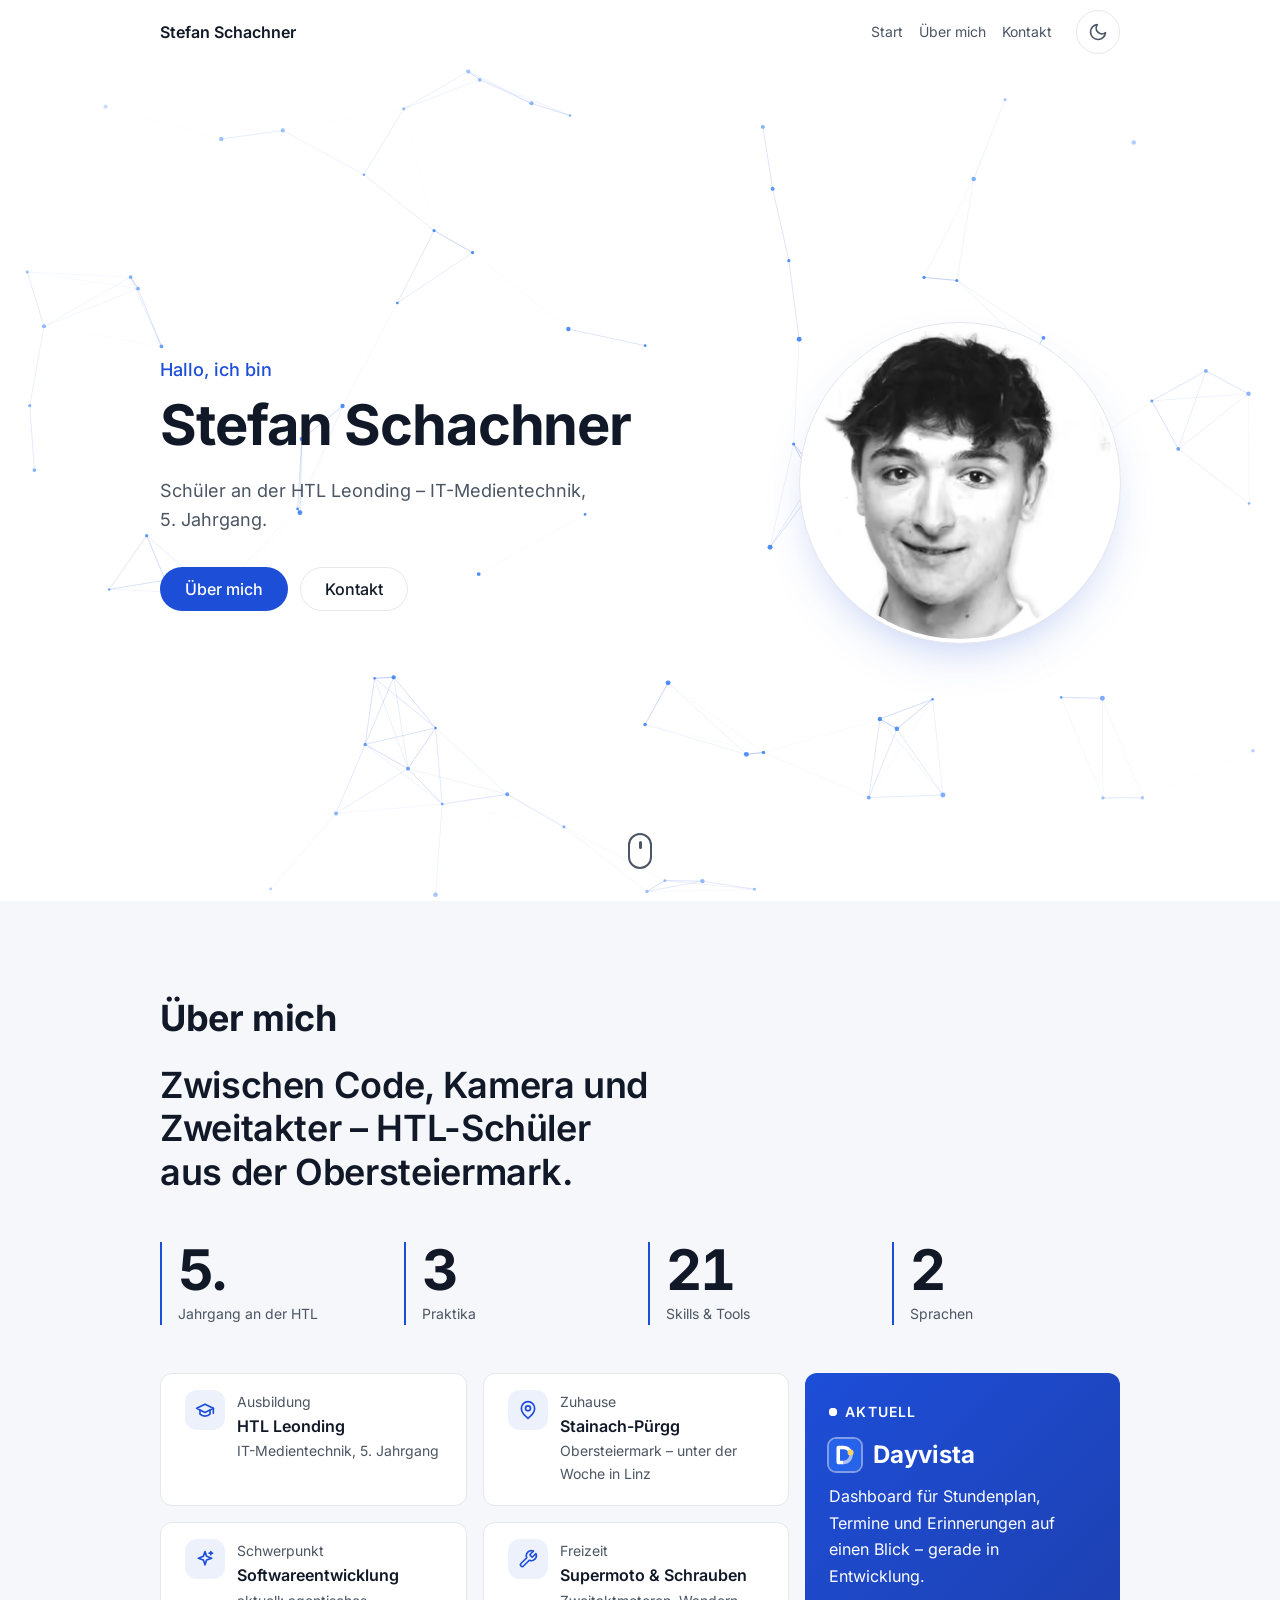
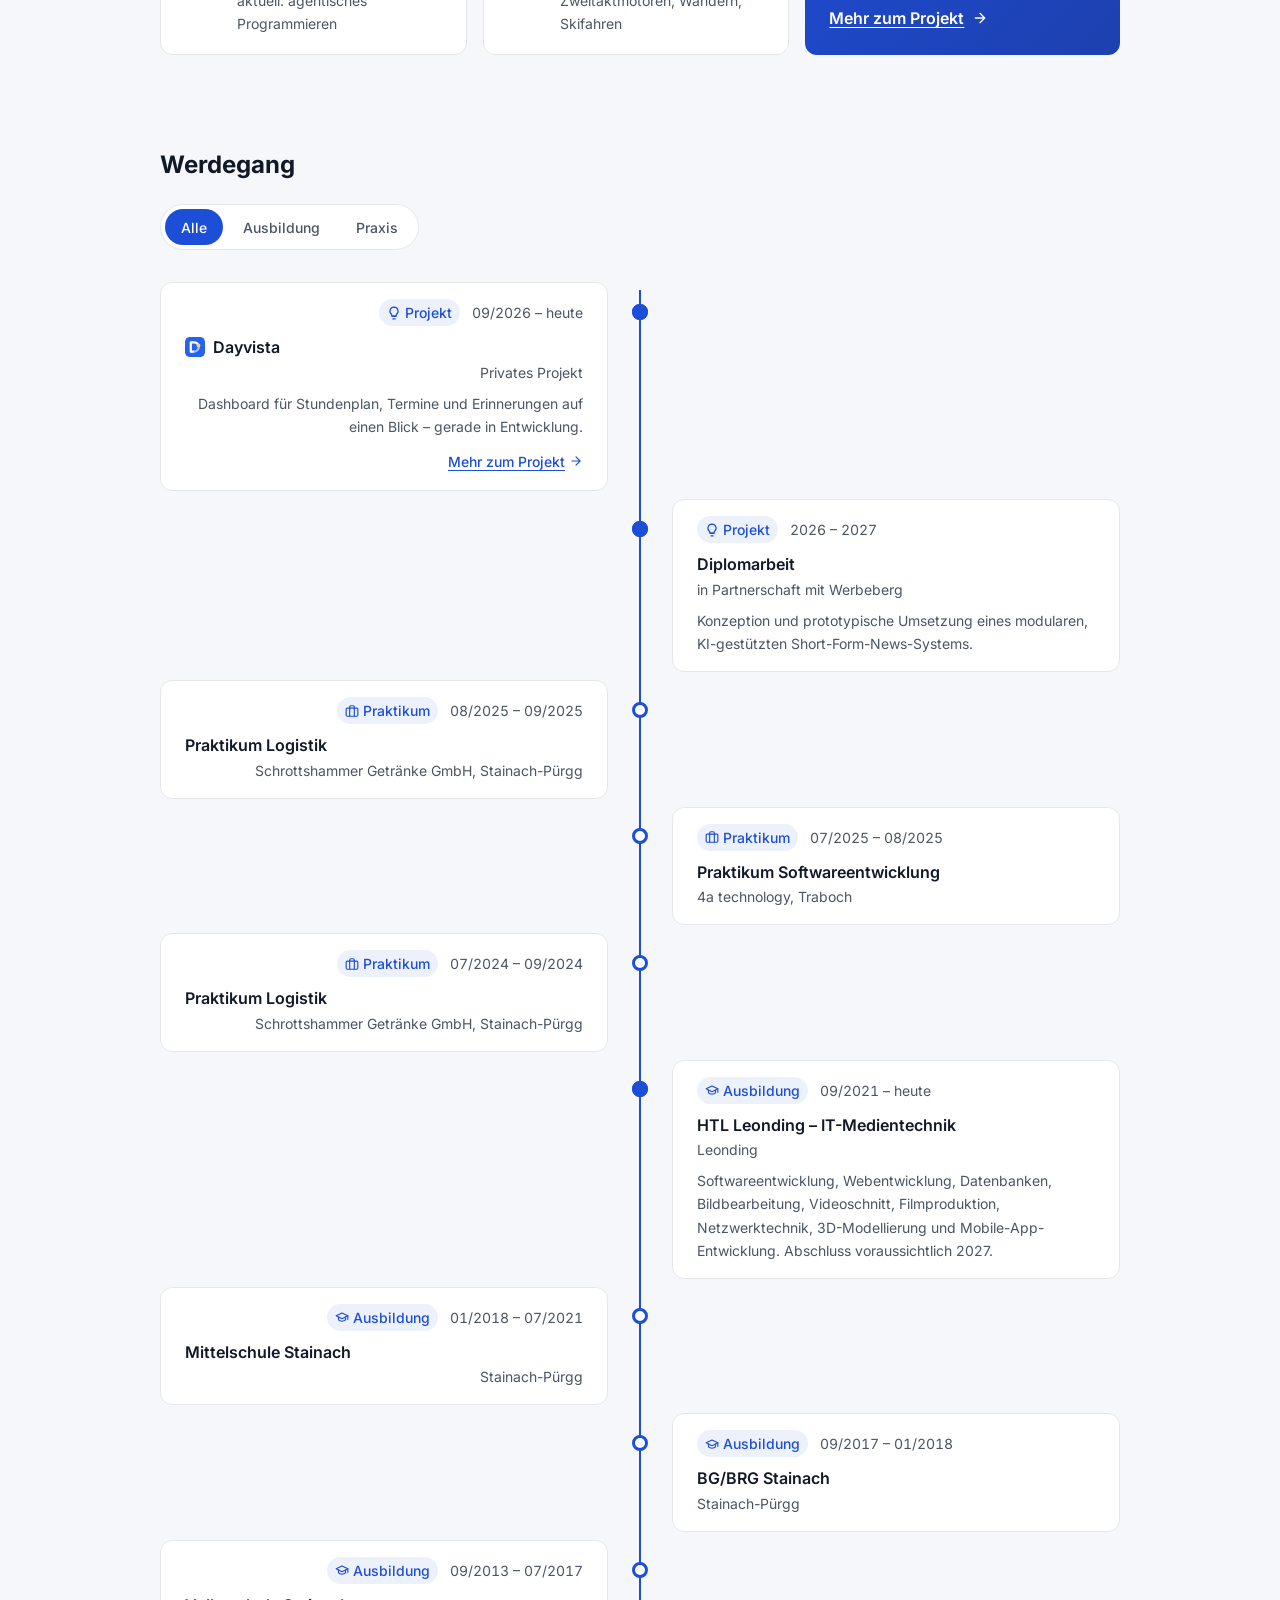
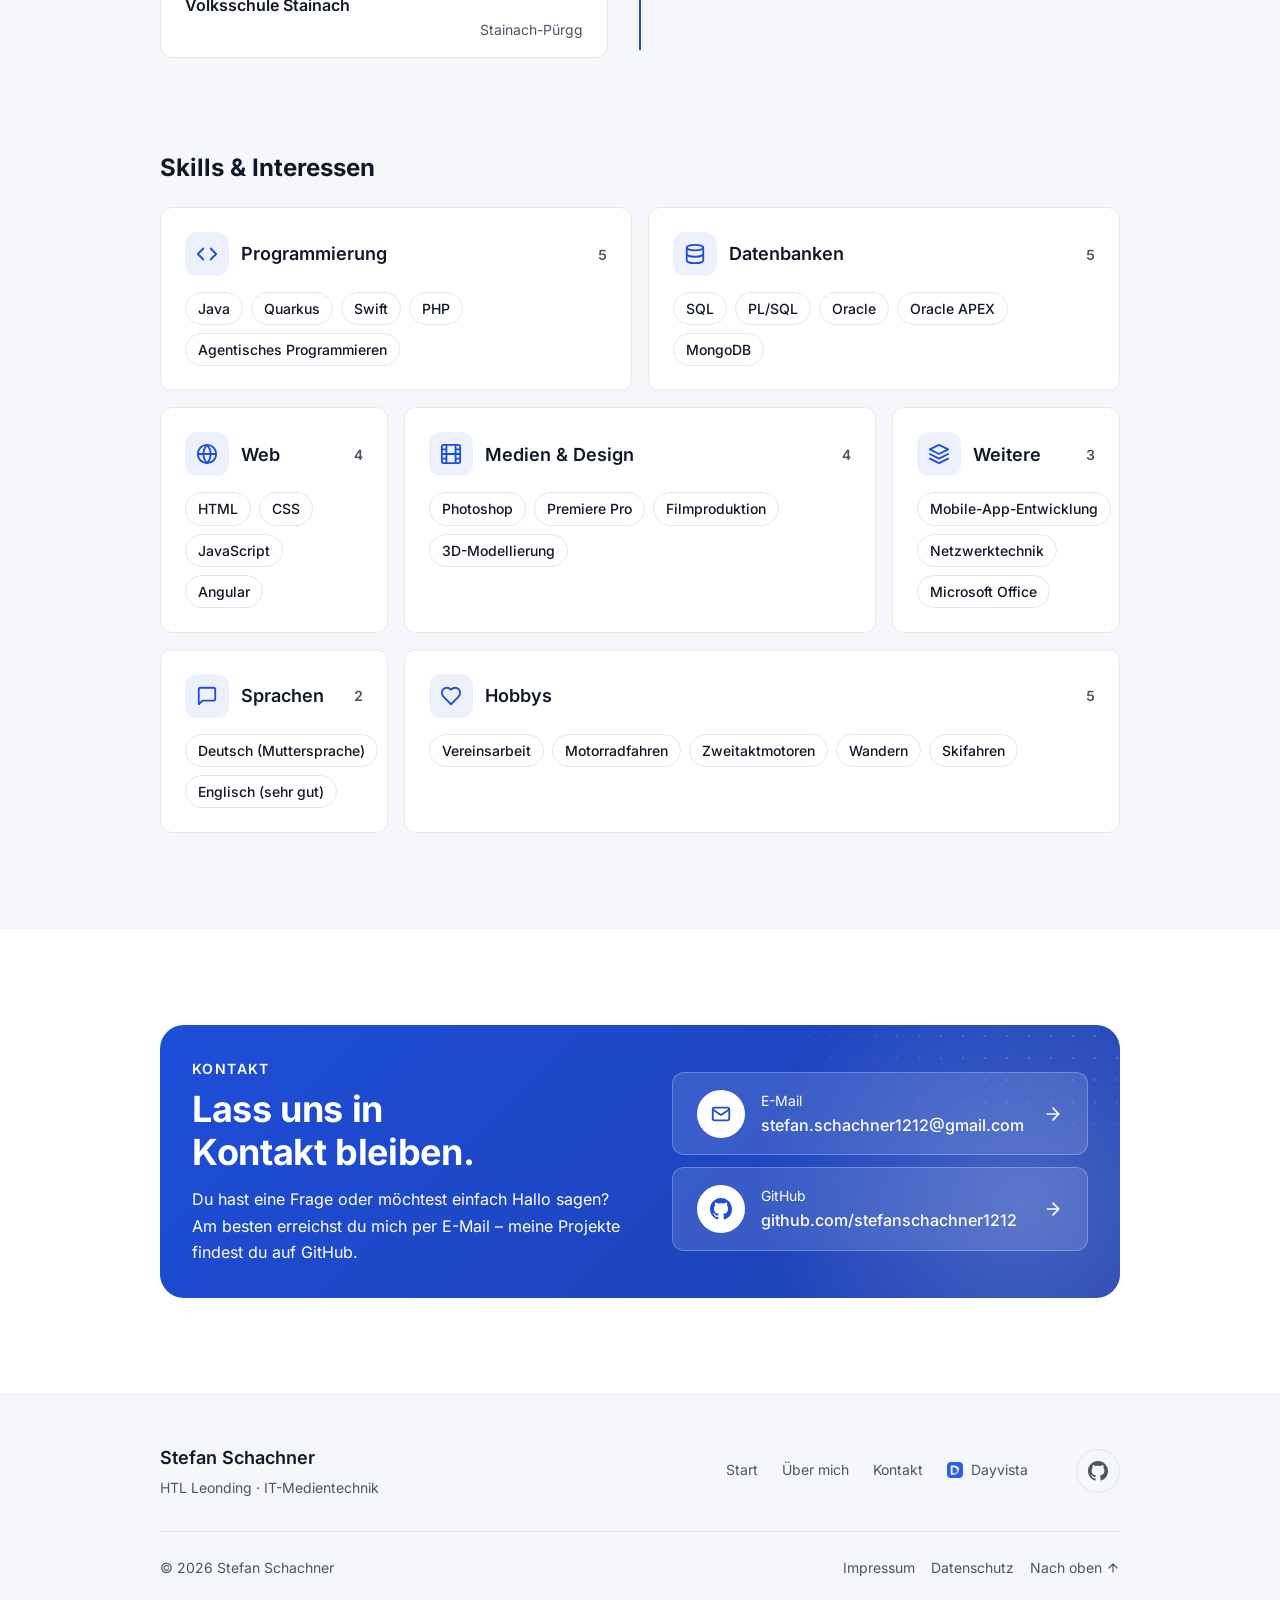
<file: index.html>
<!DOCTYPE html><html lang="de"><head><meta charset="utf-8"><meta name="viewport" content="width=device-width, initial-scale=1"><title>Stefan Schachner</title><meta name="description" content="Persönliche Homepage von Stefan Schachner – Schüler an der HTL Leonding, IT-Medientechnik."><link rel="canonical" href="https://stefanschachner1212.github.io/"><link rel="icon" type="image/svg+xml" href="/favicon.svg"><link rel="apple-touch-icon" href="/apple-touch-icon.png"><meta name="theme-color" content="#ffffff" data-theme-color><meta name="author" content="Stefan Schachner"><meta name="generator" content="Astro v7.3.4"><!-- Link-Vorschau (WhatsApp, LinkedIn, …) --><meta property="og:type" content="website"><meta property="og:locale" content="de_AT"><meta property="og:site_name" content="Stefan Schachner"><meta property="og:title" content="Stefan Schachner"><meta property="og:description" content="Persönliche Homepage von Stefan Schachner – Schüler an der HTL Leonding, IT-Medientechnik."><meta property="og:url" content="https://stefanschachner1212.github.io/"><meta property="og:image" content="https://stefanschachner1212.github.io/og-image.png"><meta property="og:image:width" content="1200"><meta property="og:image:height" content="630"><meta property="og:image:alt" content="Stefan Schachner – HTL Leonding, IT-Medientechnik"><meta name="twitter:card" content="summary_large_image"><!-- Vor dem ersten Rendern: .js-Klasse und Theme setzen (kein Aufblitzen). Standard: hell. --><script>
      (() => {
        document.documentElement.classList.add('js');
        let theme = 'light';
        try {
          if (localStorage.getItem('theme') === 'dark') theme = 'dark';
        } catch {}
        document.documentElement.dataset.theme = theme;
      })();
    </script><link rel="stylesheet" href="/_astro/BaseLayout.Bi66lxtT.css"><style>.bg-canvas[data-astro-cid-ne5mpyc3]{pointer-events:none;width:100%;height:100%;position:absolute;inset:0;mask-image:radial-gradient(85% 80%,#000 40%,#0000 90%)}
</style><link rel="stylesheet" href="/_astro/index.BWZjIDL3.css"></head><body><a class="skip-link" href="#inhalt">Zum Inhalt springen</a><header class="header" data-header data-astro-cid-nen7h5rs><div class="container header__inner" data-astro-cid-nen7h5rs><a class="header__name" href="/" data-astro-cid-nen7h5rs>Stefan Schachner</a><div class="header__actions" data-astro-cid-nen7h5rs><nav class="header__nav" id="hauptmenue" aria-label="Hauptnavigation" data-menu data-astro-cid-nen7h5rs><ul class="header__links" data-astro-cid-nen7h5rs><li data-astro-cid-nen7h5rs><a href="/#start" data-astro-cid-nen7h5rs>Start</a></li><li data-astro-cid-nen7h5rs><a href="/#ueber-mich" data-astro-cid-nen7h5rs>Über mich</a></li><li data-astro-cid-nen7h5rs><a href="/#kontakt" data-astro-cid-nen7h5rs>Kontakt</a></li></ul></nav><button class="theme-toggle js-only" type="button" aria-label="Dunkles Design aktivieren" data-theme-toggle data-astro-cid-l6lhmie6><!-- Mond: im hellen Modus sichtbar (→ dunkel) --><svg class="theme-toggle__icon theme-toggle__icon--moon" viewBox="0 0 24 24" width="20" height="20" aria-hidden="true" focusable="false" data-astro-cid-l6lhmie6><path d="M21 12.8A9 9 0 1 1 11.2 3a7 7 0 0 0 9.8 9.8Z" fill="none" stroke="currentColor" stroke-width="2" stroke-linecap="round" stroke-linejoin="round" data-astro-cid-l6lhmie6></path></svg><!-- Sonne: im dunklen Modus sichtbar (→ hell) --><svg class="theme-toggle__icon theme-toggle__icon--sun" viewBox="0 0 24 24" width="20" height="20" aria-hidden="true" focusable="false" data-astro-cid-l6lhmie6><g fill="none" stroke="currentColor" stroke-width="2" stroke-linecap="round" data-astro-cid-l6lhmie6><circle cx="12" cy="12" r="4" data-astro-cid-l6lhmie6></circle><path d="M12 2v2M12 20v2M4.9 4.9l1.4 1.4M17.7 17.7l1.4 1.4M2 12h2M20 12h2M4.9 19.1l1.4-1.4M17.7 6.3l1.4-1.4" data-astro-cid-l6lhmie6></path></g></svg></button><script type="module">var e=document.documentElement;function t(){let t=document.querySelector(`meta[data-theme-color]`),n=getComputedStyle(e).getPropertyValue(`--color-bg`).trim();t&&n&&t.setAttribute(`content`,n)}t();function n(t){let n=e.dataset.theme===`dark`;t.setAttribute(`aria-label`,n?`Helles Design aktivieren`:`Dunkles Design aktivieren`)}var r=window.matchMedia(`(prefers-reduced-motion: reduce)`);document.querySelectorAll(`[data-theme-toggle]`).forEach(i=>{n(i);let a=r=>{e.dataset.theme=r;try{localStorage.setItem(`theme`,r)}catch{}n(i),t()};i.addEventListener(`click`,()=>{let t=e.dataset.theme===`dark`?`light`:`dark`;if(!document.startViewTransition||r.matches){a(t);return}let n=i.getBoundingClientRect(),o=n.left+n.width/2,s=n.top+n.height/2,c=Math.hypot(Math.max(o,innerWidth-o),Math.max(s,innerHeight-s));e.classList.add(`theme-transition`);let l=document.startViewTransition(()=>a(t));l.ready.then(()=>{e.animate({clipPath:[`circle(0px at ${o}px ${s}px)`,`circle(${c}px at ${o}px ${s}px)`]},{duration:550,easing:`cubic-bezier(0.22, 1, 0.36, 1)`,pseudoElement:`::view-transition-new(root)`})}),l.finished.finally(()=>e.classList.remove(`theme-transition`))})});</script><button class="header__menu-button js-only" type="button" aria-expanded="false" aria-controls="hauptmenue" data-menu-button data-astro-cid-nen7h5rs><span class="visually-hidden" data-astro-cid-nen7h5rs>Menü</span><svg viewBox="0 0 24 24" width="22" height="22" aria-hidden="true" focusable="false" data-astro-cid-nen7h5rs><g fill="none" stroke="currentColor" stroke-width="2" stroke-linecap="round" data-astro-cid-nen7h5rs><path class="header__menu-line header__menu-line--top" d="M4 7h16" data-astro-cid-nen7h5rs></path><path class="header__menu-line header__menu-line--mid" d="M4 12h16" data-astro-cid-nen7h5rs></path><path class="header__menu-line header__menu-line--bot" d="M4 17h16" data-astro-cid-nen7h5rs></path></g></svg></button></div></div></header><script type="module">var e=document.querySelector(`[data-menu]`),t=document.querySelector(`[data-menu-button]`),n=document.querySelector(`[data-header]`);if(n){let e=()=>{let e=window.scrollY;n.classList.toggle(`is-scrolled`,e>8),document.documentElement.toggleAttribute(`data-scrolled`,e>8),document.documentElement.toggleAttribute(`data-scrolled-far`,e>window.innerHeight*.8)};e(),window.addEventListener(`scroll`,e,{passive:!0})}if(e){let t=new Map;e.querySelectorAll(`a[href*="#"]`).forEach(e=>{let n=new URL(e.href),r=n.pathname===location.pathname?document.getElementById(n.hash.slice(1)):null;r&&t.set(r,e)});let n=e=>{t.forEach(t=>{t===e?t.setAttribute(`aria-current`,`location`):t.removeAttribute(`aria-current`)})};if(t.size){let e=[...t.keys()],r=new IntersectionObserver(r=>{if(window.innerHeight+window.scrollY>=document.documentElement.scrollHeight-4)return n(t.get(e[e.length-1]));let i=r.find(e=>e.isIntersecting);i&&n(t.get(i.target))},{rootMargin:`-45% 0px -50% 0px`});e.forEach(e=>r.observe(e))}}if(e&&t&&n){let r=window.matchMedia(`(min-width: 40rem)`),i=n=>{e.classList.toggle(`is-open`,n),t.setAttribute(`aria-expanded`,String(n))};t.addEventListener(`click`,()=>{let n=t.getAttribute(`aria-expanded`)!==`true`;i(n),n&&e.querySelector(`a`)?.focus()}),e.addEventListener(`click`,e=>{e.target.closest(`a`)&&i(!1)}),document.addEventListener(`keydown`,e=>{e.key===`Escape`&&t.getAttribute(`aria-expanded`)===`true`&&(i(!1),t.focus())}),document.addEventListener(`click`,e=>{n.contains(e.target)||i(!1)}),r.addEventListener(`change`,()=>i(!1))}</script><main id="inhalt"><section id="start" class="hero" aria-labelledby="start-titel" data-astro-cid-ge2uvauf><canvas class="bg-canvas" aria-hidden="true" data-particle-network data-astro-cid-ne5mpyc3></canvas><script type="module">function e({canvas:e,colorVars:t,setup:n,draw:r}){let i=e.getContext(`2d`);if(!i)return;let a=window.matchMedia(`(prefers-reduced-motion: reduce)`),o={ctx:i,width:0,height:0,colors:{},pointer:{x:0,y:0,active:!1},reducedMotion:a.matches},s=!1,c=0,l=0,u=0,d=()=>{let e=getComputedStyle(document.documentElement);for(let n of t)o.colors[n]=e.getPropertyValue(n).trim()},f=()=>{o.width!==0&&(i.clearRect(0,0,o.width,o.height),r(o,u,0))},p=e=>{let t=l?Math.min((e-l)/1e3,.05):0;l=e,u+=t,i.clearRect(0,0,o.width,o.height),r(o,u,t),c=requestAnimationFrame(p)},m=()=>{cancelAnimationFrame(c),c=0,l=0},h=()=>{let e=s&&!o.reducedMotion&&!document.hidden&&o.width>0;e&&!c&&(c=requestAnimationFrame(p)),e||(m(),f())},g=()=>{let t=e.getBoundingClientRect(),r=Math.min(window.devicePixelRatio||1,2);o.width=t.width,o.height=t.height,t.width!==0&&(e.width=Math.round(t.width*r),e.height=Math.round(t.height*r),i.setTransform(r,0,0,r,0,0),n?.(o),f())};d(),new ResizeObserver(()=>{g(),h()}).observe(e),new IntersectionObserver(([e])=>{s=e.isIntersecting,h()}).observe(e),document.addEventListener(`visibilitychange`,h),a.addEventListener(`change`,()=>{o.reducedMotion=a.matches,h()}),new MutationObserver(()=>{d(),c||f()}).observe(document.documentElement,{attributes:!0,attributeFilter:[`data-theme`]}),window.addEventListener(`pointermove`,t=>{if(t.pointerType!==`mouse`)return;let n=e.getBoundingClientRect();o.pointer.x=t.clientX-n.left,o.pointer.y=t.clientY-n.top,o.pointer.active=o.pointer.x>=0&&o.pointer.y>=0&&o.pointer.x<=n.width&&o.pointer.y<=n.height},{passive:!0}),document.documentElement.addEventListener(`pointerleave`,()=>{o.pointer.active=!1})}document.querySelectorAll(`[data-particle-network]`).forEach(t=>{let n=[];e({canvas:t,colorVars:[`--color-particle`,`--color-accent`],setup({width:e,height:t}){let r=Math.min(90,Math.round(e*t/11e3));n=Array.from({length:r},()=>{let n=Math.random()*Math.PI*2,r=18*(.4+Math.random()*.6);return{x:Math.random()*e,y:Math.random()*t,vx:Math.cos(n)*r,vy:Math.sin(n)*r,r:1.2+Math.random()*1.3}})},draw({ctx:e,width:t,height:r,colors:i,pointer:a},o,s){for(let e of n){if(a.active){let t=e.x-a.x,n=e.y-a.y,r=Math.hypot(t,n);if(r<170&&r>0){let i=(1-r/170)*60*s;e.x+=t/r*i,e.y+=n/r*i}}e.x+=e.vx*s,e.y+=e.vy*s,(e.x<0||e.x>t)&&(e.vx*=-1),(e.y<0||e.y>r)&&(e.vy*=-1),e.x=Math.max(0,Math.min(t,e.x)),e.y=Math.max(0,Math.min(r,e.y))}e.strokeStyle=i[`--color-accent`],e.lineWidth=1;for(let t=0;t<n.length;t++){let r=n[t];for(let i=t+1;i<n.length;i++){let t=n[i],a=Math.hypot(r.x-t.x,r.y-t.y);a<130&&(e.globalAlpha=(1-a/130)*.35,e.beginPath(),e.moveTo(r.x,r.y),e.lineTo(t.x,t.y),e.stroke())}if(a.active){let t=Math.hypot(r.x-a.x,r.y-a.y);t<170&&(e.globalAlpha=(1-t/170)*.6,e.beginPath(),e.moveTo(r.x,r.y),e.lineTo(a.x,a.y),e.stroke())}}e.globalAlpha=.9,e.fillStyle=i[`--color-particle`];for(let t of n)e.beginPath(),e.arc(t.x,t.y,t.r,0,Math.PI*2),e.fill();e.globalAlpha=1}})});</script><div class="container hero__inner" data-astro-cid-ge2uvauf><div class="hero__text" data-astro-cid-ge2uvauf><p class="hero__greeting" data-astro-cid-ge2uvauf>Hallo, ich bin</p><h1 id="start-titel" class="hero__name" data-astro-cid-ge2uvauf>Stefan Schachner</h1><p class="hero__tagline" data-astro-cid-ge2uvauf>Schüler an der HTL Leonding – IT-Medientechnik, 5. Jahrgang.</p><div class="hero__actions" data-astro-cid-ge2uvauf><a class="button button--primary" href="/#ueber-mich" data-astro-cid-ge2uvauf>Über mich</a><a class="button button--secondary" href="/#kontakt" data-astro-cid-ge2uvauf>Kontakt</a></div></div><div class="hero__portrait" data-astro-cid-ge2uvauf><picture data-astro-cid-ge2uvauf="true"><source srcset="/_astro/schulfoto.BRM9VNuG_Z1QH8R.avif 200w, /_astro/schulfoto.BRM9VNuG_2vGUJt.avif 320w, /_astro/schulfoto.BRM9VNuG_ZR6Xj.avif 480w, /_astro/schulfoto.BRM9VNuG_Z2Tqa.avif 640w" type="image/avif" sizes="(min-width: 64rem) 320px, (min-width: 40rem) 260px, 200px"><source srcset="/_astro/schulfoto.BRM9VNuG_ZjsOhd.webp 200w, /_astro/schulfoto.BRM9VNuG_2e5NB8.webp 320w, /_astro/schulfoto.BRM9VNuG_Zite6E.webp 480w, /_astro/schulfoto.BRM9VNuG_ZhE1yv.webp 640w" type="image/webp" sizes="(min-width: 64rem) 320px, (min-width: 40rem) 260px, 200px"><img src="/_astro/schulfoto.BRM9VNuG_Z1p7WGr.jpg" srcset="/_astro/schulfoto.BRM9VNuG_Z1qVKp9.jpg 200w, /_astro/schulfoto.BRM9VNuG_16BRtc.jpg 320w, /_astro/schulfoto.BRM9VNuG_Z1pWaeA.jpg 480w, /_astro/schulfoto.BRM9VNuG_Z1p7WGr.jpg 640w" alt="Porträtfoto von Stefan Schachner" sizes="(min-width: 64rem) 320px, (min-width: 40rem) 260px, 200px" data-astro-cid-ge2uvauf="true" loading="eager" decoding="sync" fetchpriority="high" width="640" height="640"></picture></div></div><a class="hero__scroll" href="/#ueber-mich" aria-label="Weiter zu Über mich" data-astro-cid-ge2uvauf><span class="hero__scroll-mouse" aria-hidden="true" data-astro-cid-ge2uvauf><span class="hero__scroll-wheel" data-astro-cid-ge2uvauf></span></span></a></section><section id="ueber-mich" class="section section--surface" aria-labelledby="ueber-mich-titel" data-astro-cid-oxgmilyn><div class="container" data-astro-cid-oxgmilyn><h2 id="ueber-mich-titel" class="section__title" data-reveal data-astro-cid-oxgmilyn>Über mich</h2><p class="about__lead" data-reveal data-astro-cid-oxgmilyn>Zwischen Code, Kamera und Zweitakter – HTL-Schüler aus der Obersteiermark.</p><div class="about__stats" data-reveal data-astro-cid-oxgmilyn><dl class="stats" data-astro-cid-23gkgyqt><div class="stats__item" data-astro-cid-23gkgyqt><dt class="stats__label" data-astro-cid-23gkgyqt>Jahrgang an der HTL</dt><dd class="stats__value" data-astro-cid-23gkgyqt><span data-count-to="5" data-astro-cid-23gkgyqt>5</span>.</dd></div><div class="stats__item" data-astro-cid-23gkgyqt><dt class="stats__label" data-astro-cid-23gkgyqt>Praktika</dt><dd class="stats__value" data-astro-cid-23gkgyqt><span data-count-to="3" data-astro-cid-23gkgyqt>3</span></dd></div><div class="stats__item" data-astro-cid-23gkgyqt><dt class="stats__label" data-astro-cid-23gkgyqt>Skills &amp; Tools</dt><dd class="stats__value" data-astro-cid-23gkgyqt><span data-count-to="21" data-astro-cid-23gkgyqt>21</span></dd></div><div class="stats__item" data-astro-cid-23gkgyqt><dt class="stats__label" data-astro-cid-23gkgyqt>Sprachen</dt><dd class="stats__value" data-astro-cid-23gkgyqt><span data-count-to="2" data-astro-cid-23gkgyqt>2</span></dd></div></dl><script type="module">var e=window.matchMedia(`(prefers-reduced-motion: reduce)`).matches,t=e=>{let t=Number(e.dataset.countTo),n=performance.now(),r=i=>{let a=Math.min((i-n)/1200,1),o=1-(1-a)**3;e.textContent=String(Math.round(t*o)),a<1&&requestAnimationFrame(r)};requestAnimationFrame(r)};if(!e){let e=new IntersectionObserver(n=>{for(let r of n)r.isIntersecting&&(t(r.target),e.unobserve(r.target))},{threshold:.6});document.querySelectorAll(`[data-count-to]`).forEach(t=>{t.getBoundingClientRect().top>window.innerHeight&&(t.textContent=`0`),e.observe(t)})}</script></div><div class="about__overview" data-astro-cid-oxgmilyn><ul class="about__facts" data-astro-cid-oxgmilyn><li class="about__fact" data-reveal style="--reveal-delay: 0ms" data-astro-cid-oxgmilyn><span class="about__fact-icon" data-astro-cid-oxgmilyn><svg viewBox="0 0 24 24" width="20" height="20" fill="none" stroke="currentColor" stroke-width="2" stroke-linecap="round" stroke-linejoin="round" aria-hidden="true" focusable="false"><path d="M22 10 12 5 2 10l10 5 10-5Z"/><path d="M6 12v5c3 3 9 3 12 0v-5"/><path d="M22 10v6"/></svg></span><span class="about__fact-label" data-astro-cid-oxgmilyn>Ausbildung</span><span class="about__fact-value" data-astro-cid-oxgmilyn>HTL Leonding</span><span class="about__fact-detail" data-astro-cid-oxgmilyn>IT-Medientechnik, 5. Jahrgang</span></li><li class="about__fact" data-reveal style="--reveal-delay: 80ms" data-astro-cid-oxgmilyn><span class="about__fact-icon" data-astro-cid-oxgmilyn><svg viewBox="0 0 24 24" width="20" height="20" fill="none" stroke="currentColor" stroke-width="2" stroke-linecap="round" stroke-linejoin="round" aria-hidden="true" focusable="false"><path d="M20 10c0 6-8 12-8 12s-8-6-8-12a8 8 0 0 1 16 0Z"/><circle cx="12" cy="10" r="3"/></svg></span><span class="about__fact-label" data-astro-cid-oxgmilyn>Zuhause</span><span class="about__fact-value" data-astro-cid-oxgmilyn>Stainach-Pürgg</span><span class="about__fact-detail" data-astro-cid-oxgmilyn>Obersteiermark – unter der Woche in Linz</span></li><li class="about__fact" data-reveal style="--reveal-delay: 160ms" data-astro-cid-oxgmilyn><span class="about__fact-icon" data-astro-cid-oxgmilyn><svg viewBox="0 0 24 24" width="20" height="20" fill="none" stroke="currentColor" stroke-width="2" stroke-linecap="round" stroke-linejoin="round" aria-hidden="true" focusable="false"><path d="m12 3 1.9 5.8L20 11l-6.1 2.2L12 19l-1.9-5.8L4 11l6.1-2.2Z"/><path d="M19 3v4M17 5h4"/></svg></span><span class="about__fact-label" data-astro-cid-oxgmilyn>Schwerpunkt</span><span class="about__fact-value" data-astro-cid-oxgmilyn>Softwareentwicklung</span><span class="about__fact-detail" data-astro-cid-oxgmilyn>aktuell: agentisches Programmieren</span></li><li class="about__fact" data-reveal style="--reveal-delay: 240ms" data-astro-cid-oxgmilyn><span class="about__fact-icon" data-astro-cid-oxgmilyn><svg viewBox="0 0 24 24" width="20" height="20" fill="none" stroke="currentColor" stroke-width="2" stroke-linecap="round" stroke-linejoin="round" aria-hidden="true" focusable="false"><path d="M14.7 6.3a1 1 0 0 0 0 1.4l1.6 1.6a1 1 0 0 0 1.4 0l3.77-3.77a6 6 0 0 1-7.94 7.94l-6.91 6.91a2.12 2.12 0 0 1-3-3l6.91-6.91a6 6 0 0 1 7.94-7.94Z"/></svg></span><span class="about__fact-label" data-astro-cid-oxgmilyn>Freizeit</span><span class="about__fact-value" data-astro-cid-oxgmilyn>Supermoto &amp; Schrauben</span><span class="about__fact-detail" data-astro-cid-oxgmilyn>Zweitaktmotoren, Wandern, Skifahren</span></li></ul><aside class="about__current" aria-label="Aktuell" data-reveal style="--reveal-delay: 320ms" data-astro-cid-oxgmilyn><p class="about__current-badge" data-astro-cid-oxgmilyn><span class="about__current-dot" aria-hidden="true" data-astro-cid-oxgmilyn></span>Aktuell</p><p class="about__current-title" data-astro-cid-oxgmilyn><svg class="dayvista-mark about__current-mark" style="--mark-size: 2rem" viewBox="0 0 128 128" aria-hidden="true" data-astro-cid-f73jbonl><rect width="128" height="128" rx="28" class="dayvista-mark__sky" data-astro-cid-f73jbonl></rect><g class="dayvista-mark__d" data-astro-cid-f73jbonl><path d="M86.2 53.7 A30 30 0 0 1 58 94" stroke-linecap="butt" opacity="0.6" data-astro-cid-f73jbonl></path><path d="M37 94 H58" stroke-linecap="butt" data-astro-cid-f73jbonl></path><path d="M37 94 V34 H58 A30 30 0 0 1 86.2 53.7" data-astro-cid-f73jbonl></path></g><circle cx="86.2" cy="53.7" r="12" class="dayvista-mark__sun" data-astro-cid-f73jbonl></circle></svg>Dayvista</p><p class="about__current-text" data-astro-cid-oxgmilyn>Dashboard für Stundenplan, Termine und Erinnerungen auf einen Blick – gerade in Entwicklung.</p><a class="about__current-link" href="https://dayvista.github.io/" aria-label="Mehr zum Projekt Dayvista" data-astro-cid-oxgmilyn>Mehr zum Projekt<svg viewBox="0 0 24 24" width="16" height="16" fill="none" stroke="currentColor" stroke-width="2" stroke-linecap="round" stroke-linejoin="round" aria-hidden="true" focusable="false"><path d="M5 12h14M12 5l7 7-7 7"/></svg></a></aside></div><div class="about__block" data-astro-cid-oxgmilyn><h3 class="about__heading" data-reveal data-astro-cid-oxgmilyn>Werdegang</h3><div class="timeline-wrap" data-timeline data-astro-cid-3xih677i><div class="timeline__filters js-only" role="group" aria-label="Werdegang filtern" data-astro-cid-3xih677i><button type="button" class="timeline__filter" data-filter="alle" aria-pressed="true" data-astro-cid-3xih677i>Alle</button><button type="button" class="timeline__filter" data-filter="ausbildung" aria-pressed="false" data-astro-cid-3xih677i>Ausbildung</button><button type="button" class="timeline__filter" data-filter="praxis" aria-pressed="false" data-astro-cid-3xih677i>Praxis</button></div><div class="timeline" data-astro-cid-3xih677i><span class="timeline__line" aria-hidden="true" data-astro-cid-3xih677i><span class="timeline__progress" data-astro-cid-3xih677i></span></span><ol class="timeline__list" data-astro-cid-3xih677i><li class="timeline__item is-left is-current" data-type="praxis" data-reveal data-astro-cid-3xih677i><span class="timeline__dot" aria-hidden="true" data-astro-cid-3xih677i></span><div class="timeline__card" data-astro-cid-3xih677i><p class="timeline__meta" data-astro-cid-3xih677i><span class="timeline__badge" data-astro-cid-3xih677i><svg viewBox="0 0 24 24" width="14" height="14" fill="none" stroke="currentColor" stroke-width="2" stroke-linecap="round" stroke-linejoin="round" aria-hidden="true" focusable="false"><path d="M9 18h6M10 22h4"/><path d="M12 2a7 7 0 0 0-4 12.7V17h8v-2.3A7 7 0 0 0 12 2Z"/></svg>Projekt</span><span class="timeline__period" data-astro-cid-3xih677i>09/2026 – heute</span></p><h4 class="timeline__title" data-astro-cid-3xih677i><svg class="dayvista-mark" style="--mark-size: 1.25rem" viewBox="0 0 128 128" aria-hidden="true" data-astro-cid-f73jbonl><rect width="128" height="128" rx="28" class="dayvista-mark__sky" data-astro-cid-f73jbonl></rect><g class="dayvista-mark__d" data-astro-cid-f73jbonl><path d="M86.2 53.7 A30 30 0 0 1 58 94" stroke-linecap="butt" opacity="0.6" data-astro-cid-f73jbonl></path><path d="M37 94 H58" stroke-linecap="butt" data-astro-cid-f73jbonl></path><path d="M37 94 V34 H58 A30 30 0 0 1 86.2 53.7" data-astro-cid-f73jbonl></path></g><circle cx="86.2" cy="53.7" r="12" class="dayvista-mark__sun" data-astro-cid-f73jbonl></circle></svg>Dayvista</h4><p class="timeline__place" data-astro-cid-3xih677i>Privates Projekt</p><p class="timeline__description" data-astro-cid-3xih677i>Dashboard für Stundenplan, Termine und Erinnerungen auf einen Blick – gerade in Entwicklung.</p><a class="timeline__link" href="https://dayvista.github.io/" aria-label="Mehr zum Projekt Dayvista" data-astro-cid-3xih677i>Mehr zum Projekt<svg viewBox="0 0 24 24" width="14" height="14" fill="none" stroke="currentColor" stroke-width="2" stroke-linecap="round" stroke-linejoin="round" aria-hidden="true" focusable="false"><path d="M5 12h14M12 5l7 7-7 7"/></svg></a></div></li><li class="timeline__item is-right is-current" data-type="praxis" data-reveal data-astro-cid-3xih677i><span class="timeline__dot" aria-hidden="true" data-astro-cid-3xih677i></span><div class="timeline__card" data-astro-cid-3xih677i><p class="timeline__meta" data-astro-cid-3xih677i><span class="timeline__badge" data-astro-cid-3xih677i><svg viewBox="0 0 24 24" width="14" height="14" fill="none" stroke="currentColor" stroke-width="2" stroke-linecap="round" stroke-linejoin="round" aria-hidden="true" focusable="false"><path d="M9 18h6M10 22h4"/><path d="M12 2a7 7 0 0 0-4 12.7V17h8v-2.3A7 7 0 0 0 12 2Z"/></svg>Projekt</span><span class="timeline__period" data-astro-cid-3xih677i>2026 – 2027</span></p><h4 class="timeline__title" data-astro-cid-3xih677i>Diplomarbeit</h4><p class="timeline__place" data-astro-cid-3xih677i>in Partnerschaft mit Werbeberg</p><p class="timeline__description" data-astro-cid-3xih677i>Konzeption und prototypische Umsetzung eines modularen, KI-gestützten Short-Form-News-Systems.</p></div></li><li class="timeline__item is-left" data-type="praxis" data-reveal data-astro-cid-3xih677i><span class="timeline__dot" aria-hidden="true" data-astro-cid-3xih677i></span><div class="timeline__card" data-astro-cid-3xih677i><p class="timeline__meta" data-astro-cid-3xih677i><span class="timeline__badge" data-astro-cid-3xih677i><svg viewBox="0 0 24 24" width="14" height="14" fill="none" stroke="currentColor" stroke-width="2" stroke-linecap="round" stroke-linejoin="round" aria-hidden="true" focusable="false"><rect x="2" y="7" width="20" height="14" rx="2"/><path d="M16 21V5a2 2 0 0 0-2-2h-4a2 2 0 0 0-2 2v16"/></svg>Praktikum</span><span class="timeline__period" data-astro-cid-3xih677i>08/2025 – 09/2025</span></p><h4 class="timeline__title" data-astro-cid-3xih677i>Praktikum Logistik</h4><p class="timeline__place" data-astro-cid-3xih677i>Schrottshammer Getränke GmbH, Stainach-Pürgg</p></div></li><li class="timeline__item is-right" data-type="praxis" data-reveal data-astro-cid-3xih677i><span class="timeline__dot" aria-hidden="true" data-astro-cid-3xih677i></span><div class="timeline__card" data-astro-cid-3xih677i><p class="timeline__meta" data-astro-cid-3xih677i><span class="timeline__badge" data-astro-cid-3xih677i><svg viewBox="0 0 24 24" width="14" height="14" fill="none" stroke="currentColor" stroke-width="2" stroke-linecap="round" stroke-linejoin="round" aria-hidden="true" focusable="false"><rect x="2" y="7" width="20" height="14" rx="2"/><path d="M16 21V5a2 2 0 0 0-2-2h-4a2 2 0 0 0-2 2v16"/></svg>Praktikum</span><span class="timeline__period" data-astro-cid-3xih677i>07/2025 – 08/2025</span></p><h4 class="timeline__title" data-astro-cid-3xih677i>Praktikum Softwareentwicklung</h4><p class="timeline__place" data-astro-cid-3xih677i>4a technology, Traboch</p></div></li><li class="timeline__item is-left" data-type="praxis" data-reveal data-astro-cid-3xih677i><span class="timeline__dot" aria-hidden="true" data-astro-cid-3xih677i></span><div class="timeline__card" data-astro-cid-3xih677i><p class="timeline__meta" data-astro-cid-3xih677i><span class="timeline__badge" data-astro-cid-3xih677i><svg viewBox="0 0 24 24" width="14" height="14" fill="none" stroke="currentColor" stroke-width="2" stroke-linecap="round" stroke-linejoin="round" aria-hidden="true" focusable="false"><rect x="2" y="7" width="20" height="14" rx="2"/><path d="M16 21V5a2 2 0 0 0-2-2h-4a2 2 0 0 0-2 2v16"/></svg>Praktikum</span><span class="timeline__period" data-astro-cid-3xih677i>07/2024 – 09/2024</span></p><h4 class="timeline__title" data-astro-cid-3xih677i>Praktikum Logistik</h4><p class="timeline__place" data-astro-cid-3xih677i>Schrottshammer Getränke GmbH, Stainach-Pürgg</p></div></li><li class="timeline__item is-right is-current" data-type="ausbildung" data-reveal data-astro-cid-3xih677i><span class="timeline__dot" aria-hidden="true" data-astro-cid-3xih677i></span><div class="timeline__card" data-astro-cid-3xih677i><p class="timeline__meta" data-astro-cid-3xih677i><span class="timeline__badge" data-astro-cid-3xih677i><svg viewBox="0 0 24 24" width="14" height="14" fill="none" stroke="currentColor" stroke-width="2" stroke-linecap="round" stroke-linejoin="round" aria-hidden="true" focusable="false"><path d="M22 10 12 5 2 10l10 5 10-5Z"/><path d="M6 12v5c3 3 9 3 12 0v-5"/><path d="M22 10v6"/></svg>Ausbildung</span><span class="timeline__period" data-astro-cid-3xih677i>09/2021 – heute</span></p><h4 class="timeline__title" data-astro-cid-3xih677i>HTL Leonding – IT-Medientechnik</h4><p class="timeline__place" data-astro-cid-3xih677i>Leonding</p><p class="timeline__description" data-astro-cid-3xih677i>Softwareentwicklung, Webentwicklung, Datenbanken, Bildbearbeitung, Videoschnitt, Filmproduktion, Netzwerktechnik, 3D-Modellierung und Mobile-App-Entwicklung. Abschluss voraussichtlich 2027.</p></div></li><li class="timeline__item is-left" data-type="ausbildung" data-reveal data-astro-cid-3xih677i><span class="timeline__dot" aria-hidden="true" data-astro-cid-3xih677i></span><div class="timeline__card" data-astro-cid-3xih677i><p class="timeline__meta" data-astro-cid-3xih677i><span class="timeline__badge" data-astro-cid-3xih677i><svg viewBox="0 0 24 24" width="14" height="14" fill="none" stroke="currentColor" stroke-width="2" stroke-linecap="round" stroke-linejoin="round" aria-hidden="true" focusable="false"><path d="M22 10 12 5 2 10l10 5 10-5Z"/><path d="M6 12v5c3 3 9 3 12 0v-5"/><path d="M22 10v6"/></svg>Ausbildung</span><span class="timeline__period" data-astro-cid-3xih677i>01/2018 – 07/2021</span></p><h4 class="timeline__title" data-astro-cid-3xih677i>Mittelschule Stainach</h4><p class="timeline__place" data-astro-cid-3xih677i>Stainach-Pürgg</p></div></li><li class="timeline__item is-right" data-type="ausbildung" data-reveal data-astro-cid-3xih677i><span class="timeline__dot" aria-hidden="true" data-astro-cid-3xih677i></span><div class="timeline__card" data-astro-cid-3xih677i><p class="timeline__meta" data-astro-cid-3xih677i><span class="timeline__badge" data-astro-cid-3xih677i><svg viewBox="0 0 24 24" width="14" height="14" fill="none" stroke="currentColor" stroke-width="2" stroke-linecap="round" stroke-linejoin="round" aria-hidden="true" focusable="false"><path d="M22 10 12 5 2 10l10 5 10-5Z"/><path d="M6 12v5c3 3 9 3 12 0v-5"/><path d="M22 10v6"/></svg>Ausbildung</span><span class="timeline__period" data-astro-cid-3xih677i>09/2017 – 01/2018</span></p><h4 class="timeline__title" data-astro-cid-3xih677i>BG/BRG Stainach</h4><p class="timeline__place" data-astro-cid-3xih677i>Stainach-Pürgg</p></div></li><li class="timeline__item is-left" data-type="ausbildung" data-reveal data-astro-cid-3xih677i><span class="timeline__dot" aria-hidden="true" data-astro-cid-3xih677i></span><div class="timeline__card" data-astro-cid-3xih677i><p class="timeline__meta" data-astro-cid-3xih677i><span class="timeline__badge" data-astro-cid-3xih677i><svg viewBox="0 0 24 24" width="14" height="14" fill="none" stroke="currentColor" stroke-width="2" stroke-linecap="round" stroke-linejoin="round" aria-hidden="true" focusable="false"><path d="M22 10 12 5 2 10l10 5 10-5Z"/><path d="M6 12v5c3 3 9 3 12 0v-5"/><path d="M22 10v6"/></svg>Ausbildung</span><span class="timeline__period" data-astro-cid-3xih677i>09/2013 – 07/2017</span></p><h4 class="timeline__title" data-astro-cid-3xih677i>Volksschule Stainach</h4><p class="timeline__place" data-astro-cid-3xih677i>Stainach-Pürgg</p></div></li></ol></div></div><script type="module">document.querySelectorAll(`[data-timeline]`).forEach(e=>{let t=e.querySelectorAll(`[data-filter]`),n=e.querySelectorAll(`.timeline__item`),r=e=>{let r=0;n.forEach(t=>{let n=e===`alle`||t.dataset.type===e;t.hidden=!n,n&&(t.classList.toggle(`is-left`,r%2==0),t.classList.toggle(`is-right`,r%2==1),r++)}),t.forEach(t=>t.setAttribute(`aria-pressed`,String(t.dataset.filter===e)))};t.forEach(e=>e.addEventListener(`click`,()=>r(e.dataset.filter??`alle`)))});</script></div><div class="about__block" data-astro-cid-oxgmilyn><h3 class="about__heading" data-reveal data-astro-cid-oxgmilyn>Skills & Interessen</h3><div class="bento" data-bento data-astro-cid-35i7pbql><article class="bento__card" data-reveal style="--reveal-delay: 0ms" data-astro-cid-35i7pbql><div class="bento__head" data-astro-cid-35i7pbql><span class="bento__icon" data-astro-cid-35i7pbql><svg viewBox="0 0 24 24" width="22" height="22" fill="none" stroke="currentColor" stroke-width="2" stroke-linecap="round" stroke-linejoin="round" aria-hidden="true" focusable="false"><path d="m16 18 6-6-6-6M8 6l-6 6 6 6"/></svg></span><h4 class="bento__title" data-astro-cid-35i7pbql>Programmierung</h4><span class="bento__count" data-astro-cid-35i7pbql>5</span></div><ul class="tags" aria-label="Programmierung" data-astro-cid-cm3albtb><li class="tag" data-astro-cid-cm3albtb>Java</li><li class="tag" data-astro-cid-cm3albtb>Quarkus</li><li class="tag" data-astro-cid-cm3albtb>Swift</li><li class="tag" data-astro-cid-cm3albtb>PHP</li><li class="tag" data-astro-cid-cm3albtb>Agentisches Programmieren</li></ul></article><article class="bento__card" data-reveal style="--reveal-delay: 60ms" data-astro-cid-35i7pbql><div class="bento__head" data-astro-cid-35i7pbql><span class="bento__icon" data-astro-cid-35i7pbql><svg viewBox="0 0 24 24" width="22" height="22" fill="none" stroke="currentColor" stroke-width="2" stroke-linecap="round" stroke-linejoin="round" aria-hidden="true" focusable="false"><circle cx="12" cy="12" r="10"/><path d="M2 12h20"/><path d="M12 2a15.3 15.3 0 0 1 4 10 15.3 15.3 0 0 1-4 10 15.3 15.3 0 0 1-4-10 15.3 15.3 0 0 1 4-10Z"/></svg></span><h4 class="bento__title" data-astro-cid-35i7pbql>Web</h4><span class="bento__count" data-astro-cid-35i7pbql>4</span></div><ul class="tags" aria-label="Web" data-astro-cid-cm3albtb><li class="tag" data-astro-cid-cm3albtb>HTML</li><li class="tag" data-astro-cid-cm3albtb>CSS</li><li class="tag" data-astro-cid-cm3albtb>JavaScript</li><li class="tag" data-astro-cid-cm3albtb>Angular</li></ul></article><article class="bento__card" data-reveal style="--reveal-delay: 120ms" data-astro-cid-35i7pbql><div class="bento__head" data-astro-cid-35i7pbql><span class="bento__icon" data-astro-cid-35i7pbql><svg viewBox="0 0 24 24" width="22" height="22" fill="none" stroke="currentColor" stroke-width="2" stroke-linecap="round" stroke-linejoin="round" aria-hidden="true" focusable="false"><ellipse cx="12" cy="5" rx="9" ry="3"/><path d="M3 5v14a9 3 0 0 0 18 0V5"/><path d="M3 12a9 3 0 0 0 18 0"/></svg></span><h4 class="bento__title" data-astro-cid-35i7pbql>Datenbanken</h4><span class="bento__count" data-astro-cid-35i7pbql>5</span></div><ul class="tags" aria-label="Datenbanken" data-astro-cid-cm3albtb><li class="tag" data-astro-cid-cm3albtb>SQL</li><li class="tag" data-astro-cid-cm3albtb>PL/SQL</li><li class="tag" data-astro-cid-cm3albtb>Oracle</li><li class="tag" data-astro-cid-cm3albtb>Oracle APEX</li><li class="tag" data-astro-cid-cm3albtb>MongoDB</li></ul></article><article class="bento__card" data-reveal style="--reveal-delay: 180ms" data-astro-cid-35i7pbql><div class="bento__head" data-astro-cid-35i7pbql><span class="bento__icon" data-astro-cid-35i7pbql><svg viewBox="0 0 24 24" width="22" height="22" fill="none" stroke="currentColor" stroke-width="2" stroke-linecap="round" stroke-linejoin="round" aria-hidden="true" focusable="false"><rect x="2" y="2" width="20" height="20" rx="2"/><path d="M7 2v20M17 2v20M2 12h20M2 7h5M2 17h5M17 17h5M17 7h5"/></svg></span><h4 class="bento__title" data-astro-cid-35i7pbql>Medien &amp; Design</h4><span class="bento__count" data-astro-cid-35i7pbql>4</span></div><ul class="tags" aria-label="Medien &amp; Design" data-astro-cid-cm3albtb><li class="tag" data-astro-cid-cm3albtb>Photoshop</li><li class="tag" data-astro-cid-cm3albtb>Premiere Pro</li><li class="tag" data-astro-cid-cm3albtb>Filmproduktion</li><li class="tag" data-astro-cid-cm3albtb>3D-Modellierung</li></ul></article><article class="bento__card" data-reveal style="--reveal-delay: 240ms" data-astro-cid-35i7pbql><div class="bento__head" data-astro-cid-35i7pbql><span class="bento__icon" data-astro-cid-35i7pbql><svg viewBox="0 0 24 24" width="22" height="22" fill="none" stroke="currentColor" stroke-width="2" stroke-linecap="round" stroke-linejoin="round" aria-hidden="true" focusable="false"><path d="m12 2 10 5-10 5L2 7Z"/><path d="m2 17 10 5 10-5"/><path d="m2 12 10 5 10-5"/></svg></span><h4 class="bento__title" data-astro-cid-35i7pbql>Weitere</h4><span class="bento__count" data-astro-cid-35i7pbql>3</span></div><ul class="tags" aria-label="Weitere" data-astro-cid-cm3albtb><li class="tag" data-astro-cid-cm3albtb>Mobile-App-Entwicklung</li><li class="tag" data-astro-cid-cm3albtb>Netzwerktechnik</li><li class="tag" data-astro-cid-cm3albtb>Microsoft Office</li></ul></article><article class="bento__card" data-reveal style="--reveal-delay: 300ms" data-astro-cid-35i7pbql><div class="bento__head" data-astro-cid-35i7pbql><span class="bento__icon" data-astro-cid-35i7pbql><svg viewBox="0 0 24 24" width="22" height="22" fill="none" stroke="currentColor" stroke-width="2" stroke-linecap="round" stroke-linejoin="round" aria-hidden="true" focusable="false"><path d="M21 15a2 2 0 0 1-2 2H7l-4 4V5a2 2 0 0 1 2-2h14a2 2 0 0 1 2 2Z"/></svg></span><h4 class="bento__title" data-astro-cid-35i7pbql>Sprachen</h4><span class="bento__count" data-astro-cid-35i7pbql>2</span></div><ul class="tags" aria-label="Sprachen" data-astro-cid-cm3albtb><li class="tag" data-astro-cid-cm3albtb>Deutsch (Muttersprache)</li><li class="tag" data-astro-cid-cm3albtb>Englisch (sehr gut)</li></ul></article><article class="bento__card" data-reveal style="--reveal-delay: 360ms" data-astro-cid-35i7pbql><div class="bento__head" data-astro-cid-35i7pbql><span class="bento__icon" data-astro-cid-35i7pbql><svg viewBox="0 0 24 24" width="22" height="22" fill="none" stroke="currentColor" stroke-width="2" stroke-linecap="round" stroke-linejoin="round" aria-hidden="true" focusable="false"><path d="M19 14c1.49-1.46 3-3.21 3-5.5A5.5 5.5 0 0 0 16.5 3c-1.76 0-3 .5-4.5 2-1.5-1.5-2.74-2-4.5-2A5.5 5.5 0 0 0 2 8.5c0 2.3 1.5 4.05 3 5.5l7 7Z"/></svg></span><h4 class="bento__title" data-astro-cid-35i7pbql>Hobbys</h4><span class="bento__count" data-astro-cid-35i7pbql>5</span></div><ul class="tags" aria-label="Hobbys" data-astro-cid-cm3albtb><li class="tag" data-astro-cid-cm3albtb>Vereinsarbeit</li><li class="tag" data-astro-cid-cm3albtb>Motorradfahren</li><li class="tag" data-astro-cid-cm3albtb>Zweitaktmotoren</li><li class="tag" data-astro-cid-cm3albtb>Wandern</li><li class="tag" data-astro-cid-cm3albtb>Skifahren</li></ul></article></div><script type="module">document.querySelectorAll(`[data-bento] .bento__card`).forEach(e=>{e.addEventListener(`pointermove`,t=>{let n=e.getBoundingClientRect();e.style.setProperty(`--mx`,`${t.clientX-n.left}px`),e.style.setProperty(`--my`,`${t.clientY-n.top}px`)})});</script></div></div></section><section id="kontakt" class="section" aria-labelledby="kontakt-titel" data-astro-cid-he3spzz3><div class="container" data-astro-cid-he3spzz3><div class="contact" data-reveal data-astro-cid-he3spzz3><div class="contact__text" data-astro-cid-he3spzz3><p class="contact__eyebrow" data-astro-cid-he3spzz3>Kontakt</p><h2 id="kontakt-titel" class="contact__title" data-astro-cid-he3spzz3>Lass uns in Kontakt bleiben.</h2><p class="contact__intro" data-astro-cid-he3spzz3>Du hast eine Frage oder möchtest einfach Hallo sagen? Am besten erreichst du mich per E-Mail – meine Projekte findest du auf GitHub.</p></div><div class="contact__cards" data-astro-cid-he3spzz3><a class="contact__card" data-email-user="2121renhcahcs.nafets" data-email-domain="moc.liamg"><span class="contact__icon" aria-hidden="true" data-astro-cid-he3spzz3><svg viewBox="0 0 24 24" width="22" height="22" fill="none" stroke="currentColor" stroke-width="2" stroke-linecap="round" stroke-linejoin="round" aria-hidden="true" focusable="false"><rect x="3" y="5" width="18" height="14" rx="2"/><path d="m3 7 9 6 9-6"/></svg></span><span class="contact__label" data-astro-cid-he3spzz3>E-Mail</span><span class="contact__arrow" aria-hidden="true" data-astro-cid-he3spzz3><svg viewBox="0 0 24 24" width="20" height="20" fill="none" stroke="currentColor" stroke-width="2" stroke-linecap="round" stroke-linejoin="round" aria-hidden="true" focusable="false"><path d="M5 12h14M12 5l7 7-7 7"/></svg></span><span data-email-text>stefan.schachner1212 [at] gmail.com</span></a><script type="module">var e=e=>[...e].reverse().join(``);document.querySelectorAll(`[data-email-user]`).forEach(t=>{let n=`${e(t.dataset.emailUser??``)}@${e(t.dataset.emailDomain??``)}`;t.href=`mailto:${n}`;let r=t.querySelector(`[data-email-text]`),[i,a]=n.split(`@`);r&&r.replaceChildren(`${i}@`,document.createElement(`wbr`),a)});</script><a class="contact__card" href="https://github.com/stefanschachner1212" rel="me" data-astro-cid-he3spzz3><span class="contact__icon" aria-hidden="true" data-astro-cid-he3spzz3><svg viewBox="0 0 24 24" width="22" height="22" fill="none" stroke="currentColor" stroke-width="2" stroke-linecap="round" stroke-linejoin="round" aria-hidden="true" focusable="false"><g transform="scale(1.5)"><path fill="currentColor" stroke="none" d="M8 0C3.58 0 0 3.58 0 8c0 3.54 2.29 6.53 5.47 7.59.4.07.55-.17.55-.38 0-.19-.01-.82-.01-1.49-2.01.37-2.53-.49-2.69-.94-.09-.23-.48-.94-.82-1.13-.28-.15-.68-.52-.01-.53.63-.01 1.08.58 1.23.82.72 1.21 1.87.87 2.33.66.07-.52.28-.87.51-1.07-1.78-.2-3.64-.89-3.64-3.95 0-.87.31-1.59.82-2.15-.08-.2-.36-1.02.08-2.12 0 0 .67-.21 2.2.82.64-.18 1.32-.27 2-.27.68 0 1.36.09 2 .27 1.53-1.04 2.2-.82 2.2-.82.44 1.1.16 1.92.08 2.12.51.56.82 1.27.82 2.15 0 3.07-1.87 3.75-3.65 3.95.29.25.54.73.54 1.48 0 1.07-.01 1.93-.01 2.2 0 .21.15.46.55.38A8.013 8.013 0 0 0 16 8c0-4.42-3.58-8-8-8Z"/></g></svg></span><span class="contact__label" data-astro-cid-he3spzz3>GitHub</span><span class="contact__arrow" aria-hidden="true" data-astro-cid-he3spzz3><svg viewBox="0 0 24 24" width="20" height="20" fill="none" stroke="currentColor" stroke-width="2" stroke-linecap="round" stroke-linejoin="round" aria-hidden="true" focusable="false"><path d="M5 12h14M12 5l7 7-7 7"/></svg></span><span data-astro-cid-he3spzz3>github.com/<wbr data-astro-cid-he3spzz3>stefanschachner1212</span></a></div></div></div></section></main><footer class="footer" data-astro-cid-jo6i4kqk><div class="container" data-astro-cid-jo6i4kqk><div class="footer__top" data-astro-cid-jo6i4kqk><div class="footer__brand" data-astro-cid-jo6i4kqk><a class="footer__name" href="/" data-astro-cid-jo6i4kqk>Stefan Schachner</a><p class="footer__tagline" data-astro-cid-jo6i4kqk>HTL Leonding · IT-Medientechnik</p></div><nav class="footer__nav" aria-label="Seiten" data-astro-cid-jo6i4kqk><ul data-astro-cid-jo6i4kqk><li data-astro-cid-jo6i4kqk><a href="/#start" data-astro-cid-jo6i4kqk>Start</a></li><li data-astro-cid-jo6i4kqk><a href="/#ueber-mich" data-astro-cid-jo6i4kqk>Über mich</a></li><li data-astro-cid-jo6i4kqk><a href="/#kontakt" data-astro-cid-jo6i4kqk>Kontakt</a></li><li data-astro-cid-jo6i4kqk><a href="https://dayvista.github.io/" class="footer__brand-link" data-astro-cid-jo6i4kqk><svg class="dayvista-mark" style="--mark-size: 1rem" viewBox="0 0 128 128" aria-hidden="true" data-astro-cid-f73jbonl><rect width="128" height="128" rx="28" class="dayvista-mark__sky" data-astro-cid-f73jbonl></rect><g class="dayvista-mark__d" data-astro-cid-f73jbonl><path d="M86.2 53.7 A30 30 0 0 1 58 94" stroke-linecap="butt" opacity="0.6" data-astro-cid-f73jbonl></path><path d="M37 94 H58" stroke-linecap="butt" data-astro-cid-f73jbonl></path><path d="M37 94 V34 H58 A30 30 0 0 1 86.2 53.7" data-astro-cid-f73jbonl></path></g><circle cx="86.2" cy="53.7" r="12" class="dayvista-mark__sun" data-astro-cid-f73jbonl></circle></svg>Dayvista</a></li></ul></nav><a class="footer__social" href="https://github.com/stefanschachner1212" rel="me" aria-label="GitHub-Profil von Stefan Schachner" data-astro-cid-jo6i4kqk><svg viewBox="0 0 24 24" width="20" height="20" fill="none" stroke="currentColor" stroke-width="2" stroke-linecap="round" stroke-linejoin="round" aria-hidden="true" focusable="false"><g transform="scale(1.5)"><path fill="currentColor" stroke="none" d="M8 0C3.58 0 0 3.58 0 8c0 3.54 2.29 6.53 5.47 7.59.4.07.55-.17.55-.38 0-.19-.01-.82-.01-1.49-2.01.37-2.53-.49-2.69-.94-.09-.23-.48-.94-.82-1.13-.28-.15-.68-.52-.01-.53.63-.01 1.08.58 1.23.82.72 1.21 1.87.87 2.33.66.07-.52.28-.87.51-1.07-1.78-.2-3.64-.89-3.64-3.95 0-.87.31-1.59.82-2.15-.08-.2-.36-1.02.08-2.12 0 0 .67-.21 2.2.82.64-.18 1.32-.27 2-.27.68 0 1.36.09 2 .27 1.53-1.04 2.2-.82 2.2-.82.44 1.1.16 1.92.08 2.12.51.56.82 1.27.82 2.15 0 3.07-1.87 3.75-3.65 3.95.29.25.54.73.54 1.48 0 1.07-.01 1.93-.01 2.2 0 .21.15.46.55.38A8.013 8.013 0 0 0 16 8c0-4.42-3.58-8-8-8Z"/></g></svg></a></div><div class="footer__bottom" data-astro-cid-jo6i4kqk><p data-astro-cid-jo6i4kqk>© 2026 Stefan Schachner</p><nav class="footer__legal" aria-label="Rechtliches" data-astro-cid-jo6i4kqk><a href="/impressum/" data-astro-cid-jo6i4kqk>Impressum</a><a href="/impressum/#datenschutz" data-astro-cid-jo6i4kqk>Datenschutz</a><a href="#" class="footer__top-link" data-astro-cid-jo6i4kqk>Nach oben<svg viewBox="0 0 24 24" width="14" height="14" fill="none" stroke="currentColor" stroke-width="2" stroke-linecap="round" stroke-linejoin="round" aria-hidden="true" focusable="false"><path d="m5 12 7-7 7 7M12 19V5"/></svg></a></nav></div></div></footer><button class="back-to-top js-only" type="button" aria-label="Nach oben" data-back-to-top data-astro-cid-vy5be4ad><svg viewBox="0 0 24 24" width="20" height="20" fill="none" stroke="currentColor" stroke-width="2" stroke-linecap="round" stroke-linejoin="round" aria-hidden="true" focusable="false"><path d="m5 12 7-7 7 7M12 19V5"/></svg></button><script type="module">var e=document.querySelector(`[data-back-to-top]`),t=document.querySelector(`footer`);e&&(e.addEventListener(`click`,()=>window.scrollTo({top:0})),t&&new IntersectionObserver(([t])=>e.classList.toggle(`is-over-footer`,t.isIntersecting)).observe(t));</script><script type="module">var e=new IntersectionObserver(t=>{for(let n of t)n.isIntersecting&&(n.target.classList.add(`is-visible`),e.unobserve(n.target))},{rootMargin:`0px 0px -4% 0px`});document.querySelectorAll(`[data-reveal]`).forEach(t=>e.observe(t));</script></body></html>
</file>
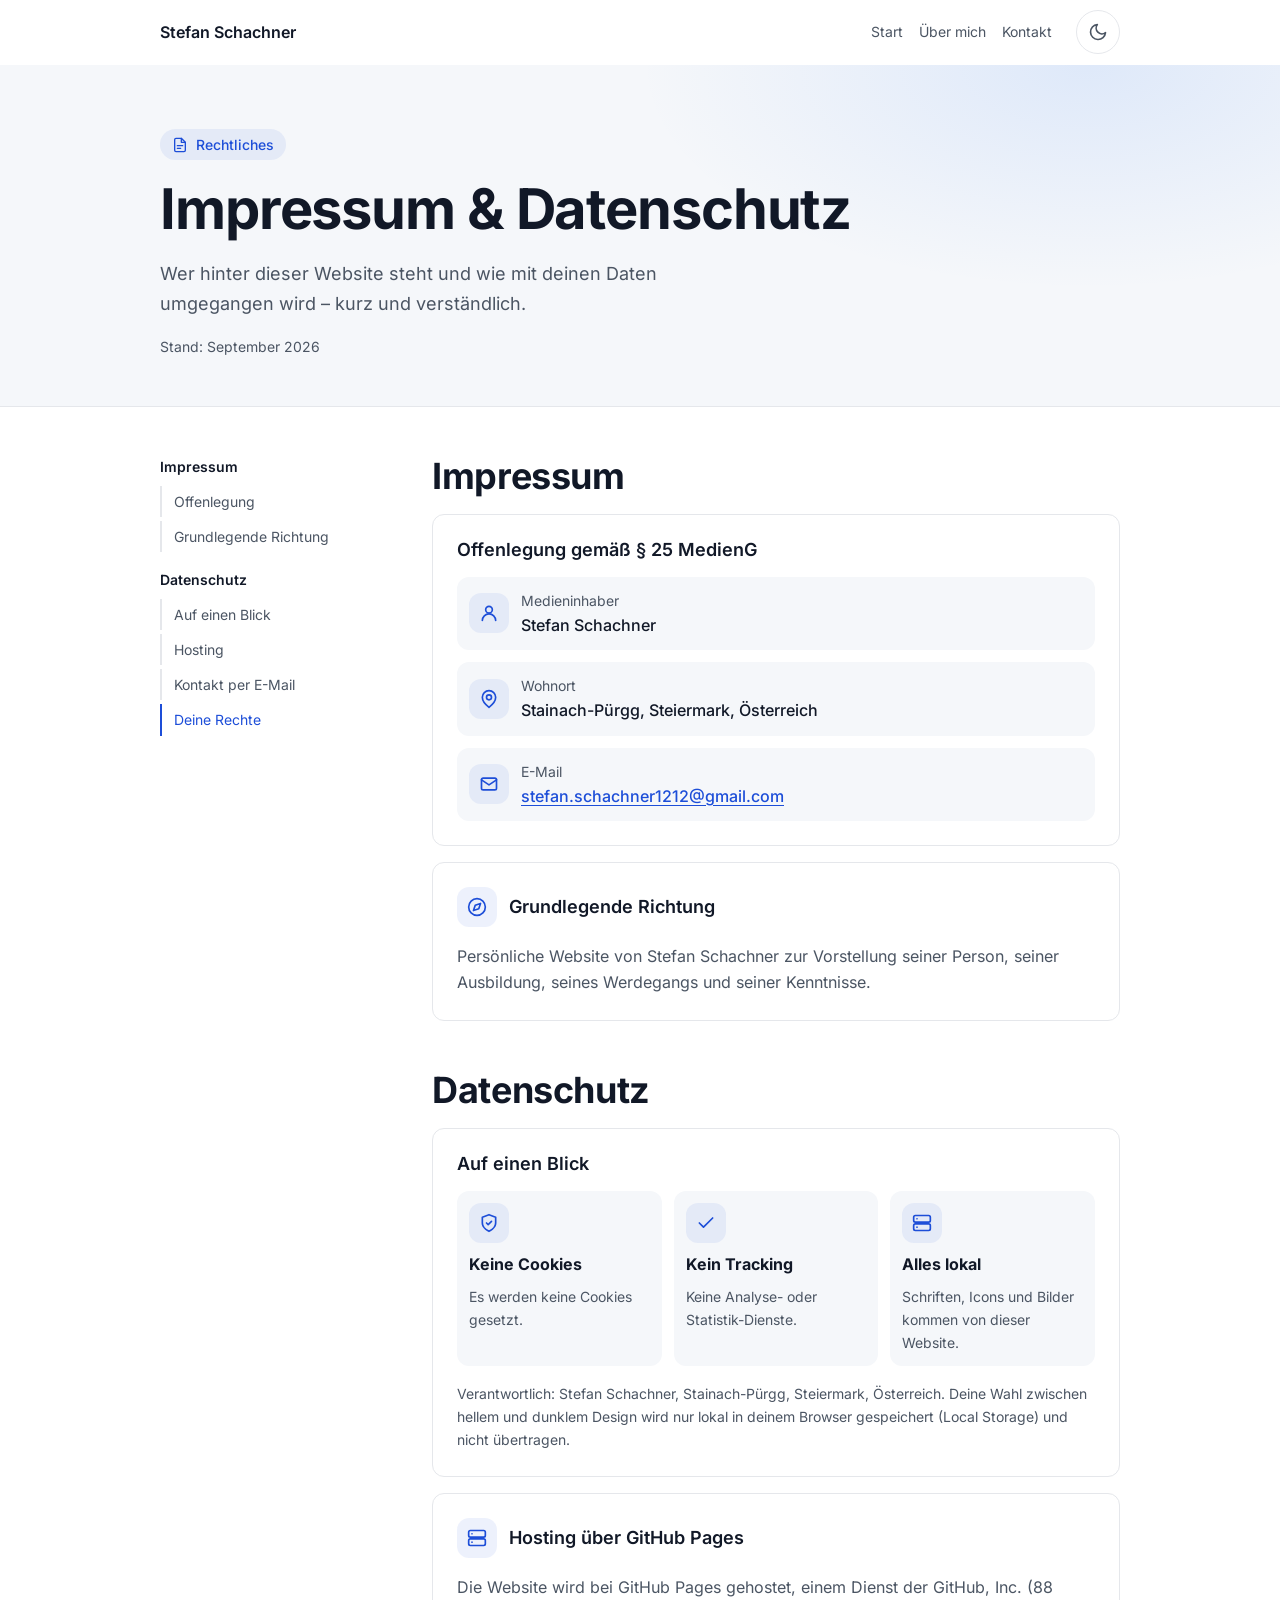
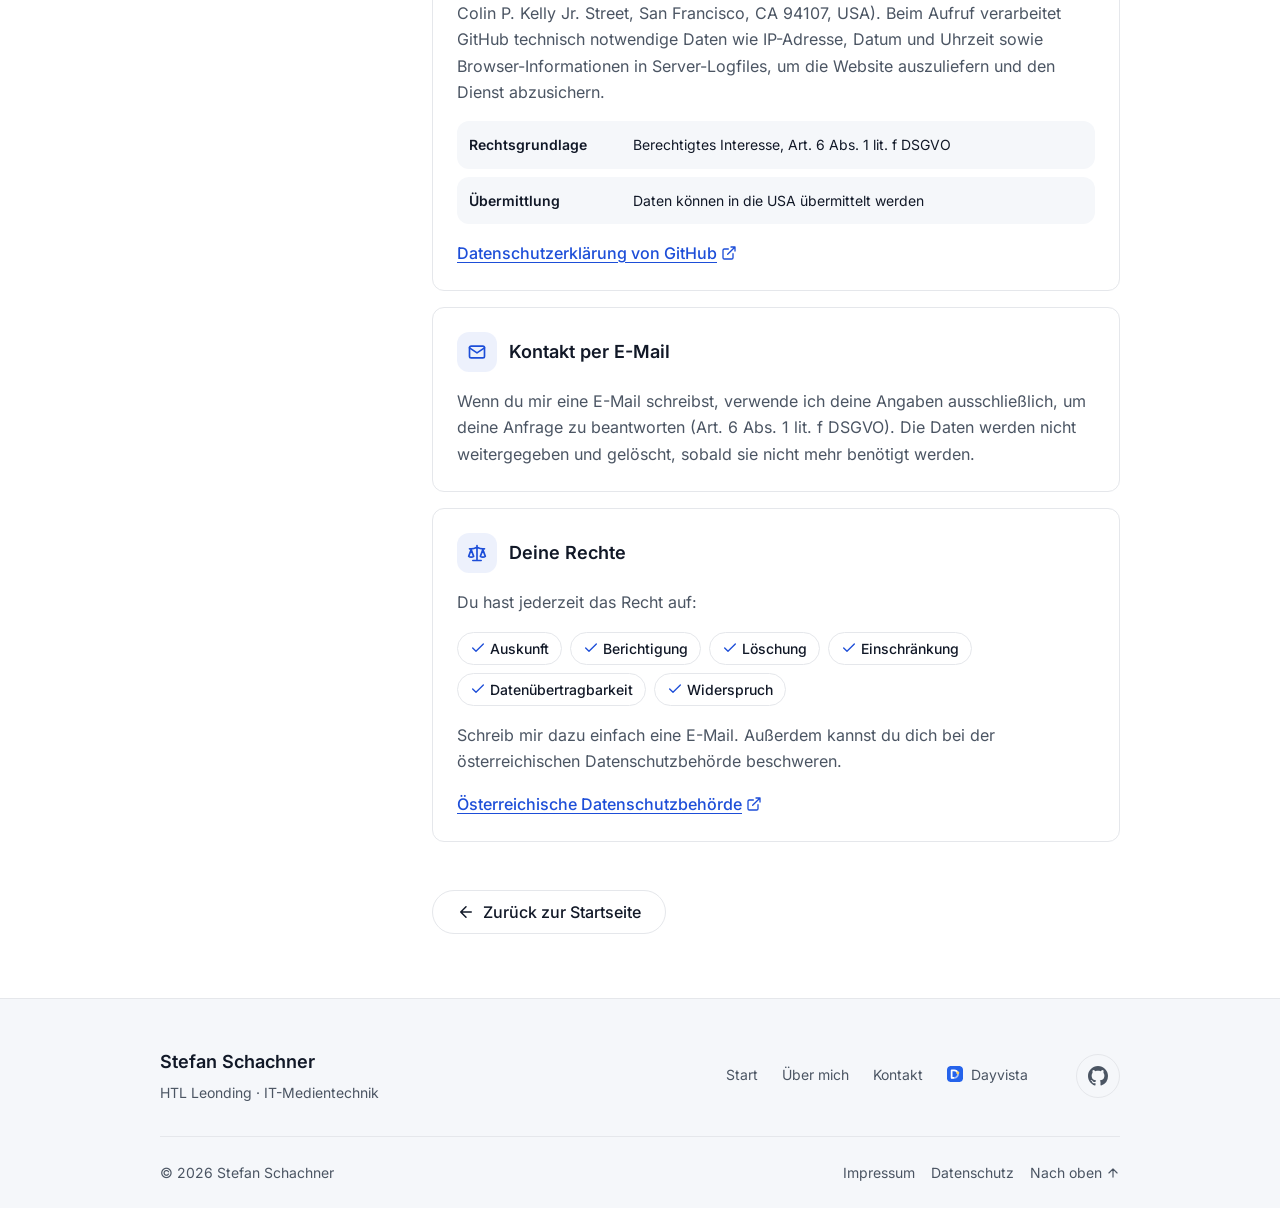
<file: impressum/index.html>
<!DOCTYPE html><html lang="de"><head><meta charset="utf-8"><meta name="viewport" content="width=device-width, initial-scale=1"><title>Impressum &amp; Datenschutz – Stefan Schachner</title><meta name="description" content="Impressum, Offenlegung und Datenschutzhinweise der Website von Stefan Schachner."><link rel="canonical" href="https://stefanschachner1212.github.io/impressum/"><link rel="icon" type="image/svg+xml" href="/favicon.svg"><link rel="apple-touch-icon" href="/apple-touch-icon.png"><meta name="theme-color" content="#ffffff" data-theme-color><meta name="author" content="Stefan Schachner"><meta name="generator" content="Astro v7.3.4"><!-- Link-Vorschau (WhatsApp, LinkedIn, …) --><meta property="og:type" content="website"><meta property="og:locale" content="de_AT"><meta property="og:site_name" content="Stefan Schachner"><meta property="og:title" content="Impressum &amp; Datenschutz – Stefan Schachner"><meta property="og:description" content="Impressum, Offenlegung und Datenschutzhinweise der Website von Stefan Schachner."><meta property="og:url" content="https://stefanschachner1212.github.io/impressum/"><meta property="og:image" content="https://stefanschachner1212.github.io/og-image.png"><meta property="og:image:width" content="1200"><meta property="og:image:height" content="630"><meta property="og:image:alt" content="Stefan Schachner – HTL Leonding, IT-Medientechnik"><meta name="twitter:card" content="summary_large_image"><!-- Vor dem ersten Rendern: .js-Klasse und Theme setzen (kein Aufblitzen). Standard: hell. --><script>
      (() => {
        document.documentElement.classList.add('js');
        let theme = 'light';
        try {
          if (localStorage.getItem('theme') === 'dark') theme = 'dark';
        } catch {}
        document.documentElement.dataset.theme = theme;
      })();
    </script><link rel="stylesheet" href="/_astro/BaseLayout.Bi66lxtT.css"><link rel="stylesheet" href="/_astro/impressum.Cw_lmOpi.css"></head><body><a class="skip-link" href="#inhalt">Zum Inhalt springen</a><header class="header" data-header data-astro-cid-nen7h5rs><div class="container header__inner" data-astro-cid-nen7h5rs><a class="header__name" href="/" data-astro-cid-nen7h5rs>Stefan Schachner</a><div class="header__actions" data-astro-cid-nen7h5rs><nav class="header__nav" id="hauptmenue" aria-label="Hauptnavigation" data-menu data-astro-cid-nen7h5rs><ul class="header__links" data-astro-cid-nen7h5rs><li data-astro-cid-nen7h5rs><a href="/#start" data-astro-cid-nen7h5rs>Start</a></li><li data-astro-cid-nen7h5rs><a href="/#ueber-mich" data-astro-cid-nen7h5rs>Über mich</a></li><li data-astro-cid-nen7h5rs><a href="/#kontakt" data-astro-cid-nen7h5rs>Kontakt</a></li></ul></nav><button class="theme-toggle js-only" type="button" aria-label="Dunkles Design aktivieren" data-theme-toggle data-astro-cid-l6lhmie6><!-- Mond: im hellen Modus sichtbar (→ dunkel) --><svg class="theme-toggle__icon theme-toggle__icon--moon" viewBox="0 0 24 24" width="20" height="20" aria-hidden="true" focusable="false" data-astro-cid-l6lhmie6><path d="M21 12.8A9 9 0 1 1 11.2 3a7 7 0 0 0 9.8 9.8Z" fill="none" stroke="currentColor" stroke-width="2" stroke-linecap="round" stroke-linejoin="round" data-astro-cid-l6lhmie6></path></svg><!-- Sonne: im dunklen Modus sichtbar (→ hell) --><svg class="theme-toggle__icon theme-toggle__icon--sun" viewBox="0 0 24 24" width="20" height="20" aria-hidden="true" focusable="false" data-astro-cid-l6lhmie6><g fill="none" stroke="currentColor" stroke-width="2" stroke-linecap="round" data-astro-cid-l6lhmie6><circle cx="12" cy="12" r="4" data-astro-cid-l6lhmie6></circle><path d="M12 2v2M12 20v2M4.9 4.9l1.4 1.4M17.7 17.7l1.4 1.4M2 12h2M20 12h2M4.9 19.1l1.4-1.4M17.7 6.3l1.4-1.4" data-astro-cid-l6lhmie6></path></g></svg></button><script type="module">var e=document.documentElement;function t(){let t=document.querySelector(`meta[data-theme-color]`),n=getComputedStyle(e).getPropertyValue(`--color-bg`).trim();t&&n&&t.setAttribute(`content`,n)}t();function n(t){let n=e.dataset.theme===`dark`;t.setAttribute(`aria-label`,n?`Helles Design aktivieren`:`Dunkles Design aktivieren`)}var r=window.matchMedia(`(prefers-reduced-motion: reduce)`);document.querySelectorAll(`[data-theme-toggle]`).forEach(i=>{n(i);let a=r=>{e.dataset.theme=r;try{localStorage.setItem(`theme`,r)}catch{}n(i),t()};i.addEventListener(`click`,()=>{let t=e.dataset.theme===`dark`?`light`:`dark`;if(!document.startViewTransition||r.matches){a(t);return}let n=i.getBoundingClientRect(),o=n.left+n.width/2,s=n.top+n.height/2,c=Math.hypot(Math.max(o,innerWidth-o),Math.max(s,innerHeight-s));e.classList.add(`theme-transition`);let l=document.startViewTransition(()=>a(t));l.ready.then(()=>{e.animate({clipPath:[`circle(0px at ${o}px ${s}px)`,`circle(${c}px at ${o}px ${s}px)`]},{duration:550,easing:`cubic-bezier(0.22, 1, 0.36, 1)`,pseudoElement:`::view-transition-new(root)`})}),l.finished.finally(()=>e.classList.remove(`theme-transition`))})});</script><button class="header__menu-button js-only" type="button" aria-expanded="false" aria-controls="hauptmenue" data-menu-button data-astro-cid-nen7h5rs><span class="visually-hidden" data-astro-cid-nen7h5rs>Menü</span><svg viewBox="0 0 24 24" width="22" height="22" aria-hidden="true" focusable="false" data-astro-cid-nen7h5rs><g fill="none" stroke="currentColor" stroke-width="2" stroke-linecap="round" data-astro-cid-nen7h5rs><path class="header__menu-line header__menu-line--top" d="M4 7h16" data-astro-cid-nen7h5rs></path><path class="header__menu-line header__menu-line--mid" d="M4 12h16" data-astro-cid-nen7h5rs></path><path class="header__menu-line header__menu-line--bot" d="M4 17h16" data-astro-cid-nen7h5rs></path></g></svg></button></div></div></header><script type="module">var e=document.querySelector(`[data-menu]`),t=document.querySelector(`[data-menu-button]`),n=document.querySelector(`[data-header]`);if(n){let e=()=>{let e=window.scrollY;n.classList.toggle(`is-scrolled`,e>8),document.documentElement.toggleAttribute(`data-scrolled`,e>8),document.documentElement.toggleAttribute(`data-scrolled-far`,e>window.innerHeight*.8)};e(),window.addEventListener(`scroll`,e,{passive:!0})}if(e){let t=new Map;e.querySelectorAll(`a[href*="#"]`).forEach(e=>{let n=new URL(e.href),r=n.pathname===location.pathname?document.getElementById(n.hash.slice(1)):null;r&&t.set(r,e)});let n=e=>{t.forEach(t=>{t===e?t.setAttribute(`aria-current`,`location`):t.removeAttribute(`aria-current`)})};if(t.size){let e=[...t.keys()],r=new IntersectionObserver(r=>{if(window.innerHeight+window.scrollY>=document.documentElement.scrollHeight-4)return n(t.get(e[e.length-1]));let i=r.find(e=>e.isIntersecting);i&&n(t.get(i.target))},{rootMargin:`-45% 0px -50% 0px`});e.forEach(e=>r.observe(e))}}if(e&&t&&n){let r=window.matchMedia(`(min-width: 40rem)`),i=n=>{e.classList.toggle(`is-open`,n),t.setAttribute(`aria-expanded`,String(n))};t.addEventListener(`click`,()=>{let n=t.getAttribute(`aria-expanded`)!==`true`;i(n),n&&e.querySelector(`a`)?.focus()}),e.addEventListener(`click`,e=>{e.target.closest(`a`)&&i(!1)}),document.addEventListener(`keydown`,e=>{e.key===`Escape`&&t.getAttribute(`aria-expanded`)===`true`&&(i(!1),t.focus())}),document.addEventListener(`click`,e=>{n.contains(e.target)||i(!1)}),r.addEventListener(`change`,()=>i(!1))}</script><main id="inhalt"><header class="legal-hero" data-astro-cid-wvx5tcg7><div class="container" data-astro-cid-wvx5tcg7><p class="legal-hero__badge" data-reveal data-astro-cid-wvx5tcg7><svg viewBox="0 0 24 24" width="16" height="16" fill="none" stroke="currentColor" stroke-width="2" stroke-linecap="round" stroke-linejoin="round" aria-hidden="true" focusable="false"><path d="M14 2H6a2 2 0 0 0-2 2v16a2 2 0 0 0 2 2h12a2 2 0 0 0 2-2V8Z"/><path d="M14 2v6h6M8 13h8M8 17h5"/></svg>Rechtliches</p><h1 class="legal-hero__title" data-reveal style="--reveal-delay: 80ms" data-astro-cid-wvx5tcg7>Impressum & Datenschutz</h1><p class="legal-hero__lead" data-reveal style="--reveal-delay: 160ms" data-astro-cid-wvx5tcg7>Wer hinter dieser Website steht und wie mit deinen Daten umgegangen wird – kurz und verständlich.</p><p class="legal-hero__meta" data-reveal style="--reveal-delay: 240ms" data-astro-cid-wvx5tcg7>Stand: September 2026</p></div></header><div class="container legal" data-astro-cid-wvx5tcg7><nav class="legal__toc" aria-label="Inhalt dieser Seite" data-toc data-astro-cid-wvx5tcg7><div class="legal__toc-group" data-astro-cid-wvx5tcg7><p class="legal__toc-title" data-astro-cid-wvx5tcg7>Impressum</p><ul data-astro-cid-wvx5tcg7><li data-astro-cid-wvx5tcg7><a href="#offenlegung" data-astro-cid-wvx5tcg7>Offenlegung</a></li><li data-astro-cid-wvx5tcg7><a href="#richtung" data-astro-cid-wvx5tcg7>Grundlegende Richtung</a></li></ul></div><div class="legal__toc-group" data-astro-cid-wvx5tcg7><p class="legal__toc-title" data-astro-cid-wvx5tcg7>Datenschutz</p><ul data-astro-cid-wvx5tcg7><li data-astro-cid-wvx5tcg7><a href="#datenschutz" data-astro-cid-wvx5tcg7>Auf einen Blick</a></li><li data-astro-cid-wvx5tcg7><a href="#hosting" data-astro-cid-wvx5tcg7>Hosting</a></li><li data-astro-cid-wvx5tcg7><a href="#email" data-astro-cid-wvx5tcg7>Kontakt per E-Mail</a></li><li data-astro-cid-wvx5tcg7><a href="#rechte" data-astro-cid-wvx5tcg7>Deine Rechte</a></li></ul></div></nav><div class="legal__content" data-astro-cid-wvx5tcg7><!-- Impressum --><section class="legal__section" aria-labelledby="impressum-titel" data-astro-cid-wvx5tcg7><h2 id="impressum-titel" class="legal__group-title" data-astro-cid-wvx5tcg7>Impressum</h2><article id="offenlegung" class="legal__card" data-astro-cid-wvx5tcg7><h3 class="legal__card-title" data-astro-cid-wvx5tcg7>Offenlegung gemäß § 25 MedienG</h3><ul class="legal__facts" data-astro-cid-wvx5tcg7><li class="legal__fact" data-astro-cid-wvx5tcg7><span class="legal__icon" data-astro-cid-wvx5tcg7><svg viewBox="0 0 24 24" width="20" height="20" fill="none" stroke="currentColor" stroke-width="2" stroke-linecap="round" stroke-linejoin="round" aria-hidden="true" focusable="false"><circle cx="12" cy="8" r="4"/><path d="M4 21a8 8 0 0 1 16 0"/></svg></span><span class="legal__fact-label" data-astro-cid-wvx5tcg7>Medieninhaber</span><span class="legal__fact-value" data-astro-cid-wvx5tcg7>Stefan Schachner</span></li><li class="legal__fact" data-astro-cid-wvx5tcg7><span class="legal__icon" data-astro-cid-wvx5tcg7><svg viewBox="0 0 24 24" width="20" height="20" fill="none" stroke="currentColor" stroke-width="2" stroke-linecap="round" stroke-linejoin="round" aria-hidden="true" focusable="false"><path d="M20 10c0 6-8 12-8 12s-8-6-8-12a8 8 0 0 1 16 0Z"/><circle cx="12" cy="10" r="3"/></svg></span><span class="legal__fact-label" data-astro-cid-wvx5tcg7>Wohnort</span><span class="legal__fact-value" data-astro-cid-wvx5tcg7>Stainach-Pürgg, Steiermark, Österreich</span></li><li class="legal__fact" data-astro-cid-wvx5tcg7><span class="legal__icon" data-astro-cid-wvx5tcg7><svg viewBox="0 0 24 24" width="20" height="20" fill="none" stroke="currentColor" stroke-width="2" stroke-linecap="round" stroke-linejoin="round" aria-hidden="true" focusable="false"><rect x="3" y="5" width="18" height="14" rx="2"/><path d="m3 7 9 6 9-6"/></svg></span><span class="legal__fact-label" data-astro-cid-wvx5tcg7>E-Mail</span><span class="legal__fact-value" data-astro-cid-wvx5tcg7><a data-email-user="2121renhcahcs.nafets" data-email-domain="moc.liamg"><span data-email-text>stefan.schachner1212 [at] gmail.com</span></a><script type="module">var e=e=>[...e].reverse().join(``);document.querySelectorAll(`[data-email-user]`).forEach(t=>{let n=`${e(t.dataset.emailUser??``)}@${e(t.dataset.emailDomain??``)}`;t.href=`mailto:${n}`;let r=t.querySelector(`[data-email-text]`),[i,a]=n.split(`@`);r&&r.replaceChildren(`${i}@`,document.createElement(`wbr`),a)});</script></span></li></ul></article><article id="richtung" class="legal__card" data-astro-cid-wvx5tcg7><div class="legal__card-head" data-astro-cid-wvx5tcg7><span class="legal__icon" data-astro-cid-wvx5tcg7><svg viewBox="0 0 24 24" width="20" height="20" fill="none" stroke="currentColor" stroke-width="2" stroke-linecap="round" stroke-linejoin="round" aria-hidden="true" focusable="false"><circle cx="12" cy="12" r="10"/><path d="m16.24 7.76-2.12 6.36-6.36 2.12 2.12-6.36Z"/></svg></span><h3 class="legal__card-title" data-astro-cid-wvx5tcg7>Grundlegende Richtung</h3></div><p data-astro-cid-wvx5tcg7>Persönliche Website von Stefan Schachner zur Vorstellung seiner Person, seiner Ausbildung, seines Werdegangs und seiner Kenntnisse.</p></article></section><!-- Datenschutz --><section class="legal__section" aria-labelledby="datenschutz-titel" data-astro-cid-wvx5tcg7><h2 id="datenschutz-titel" class="legal__group-title" data-astro-cid-wvx5tcg7>Datenschutz</h2><article id="datenschutz" class="legal__card" data-astro-cid-wvx5tcg7><h3 class="legal__card-title" data-astro-cid-wvx5tcg7>Auf einen Blick</h3><ul class="legal__principles" data-astro-cid-wvx5tcg7><li class="legal__principle" data-astro-cid-wvx5tcg7><span class="legal__icon" data-astro-cid-wvx5tcg7><svg viewBox="0 0 24 24" width="20" height="20" fill="none" stroke="currentColor" stroke-width="2" stroke-linecap="round" stroke-linejoin="round" aria-hidden="true" focusable="false"><path d="M12 22s8-4 8-10V5l-8-3-8 3v7c0 6 8 10 8 10Z"/><path d="m9 12 2 2 4-4"/></svg></span><strong data-astro-cid-wvx5tcg7>Keine Cookies</strong><span data-astro-cid-wvx5tcg7>Es werden keine Cookies gesetzt.</span></li><li class="legal__principle" data-astro-cid-wvx5tcg7><span class="legal__icon" data-astro-cid-wvx5tcg7><svg viewBox="0 0 24 24" width="20" height="20" fill="none" stroke="currentColor" stroke-width="2" stroke-linecap="round" stroke-linejoin="round" aria-hidden="true" focusable="false"><path d="M20 6 9 17l-5-5"/></svg></span><strong data-astro-cid-wvx5tcg7>Kein Tracking</strong><span data-astro-cid-wvx5tcg7>Keine Analyse- oder Statistik-Dienste.</span></li><li class="legal__principle" data-astro-cid-wvx5tcg7><span class="legal__icon" data-astro-cid-wvx5tcg7><svg viewBox="0 0 24 24" width="20" height="20" fill="none" stroke="currentColor" stroke-width="2" stroke-linecap="round" stroke-linejoin="round" aria-hidden="true" focusable="false"><rect x="2" y="3" width="20" height="8" rx="2"/><rect x="2" y="13" width="20" height="8" rx="2"/><path d="M6 7h.01M6 17h.01"/></svg></span><strong data-astro-cid-wvx5tcg7>Alles lokal</strong><span data-astro-cid-wvx5tcg7>Schriften, Icons und Bilder kommen von dieser Website.</span></li></ul><p class="legal__note" data-astro-cid-wvx5tcg7>Verantwortlich: Stefan Schachner, Stainach-Pürgg, Steiermark, Österreich. Deine Wahl zwischen hellem und dunklem Design wird nur lokal in deinem Browser gespeichert (Local Storage) und nicht übertragen.</p></article><article id="hosting" class="legal__card" data-astro-cid-wvx5tcg7><div class="legal__card-head" data-astro-cid-wvx5tcg7><span class="legal__icon" data-astro-cid-wvx5tcg7><svg viewBox="0 0 24 24" width="20" height="20" fill="none" stroke="currentColor" stroke-width="2" stroke-linecap="round" stroke-linejoin="round" aria-hidden="true" focusable="false"><rect x="2" y="3" width="20" height="8" rx="2"/><rect x="2" y="13" width="20" height="8" rx="2"/><path d="M6 7h.01M6 17h.01"/></svg></span><h3 class="legal__card-title" data-astro-cid-wvx5tcg7>Hosting über GitHub Pages</h3></div><p data-astro-cid-wvx5tcg7>Die Website wird bei GitHub Pages gehostet, einem Dienst der GitHub, Inc. (88 Colin P. Kelly Jr. Street, San Francisco, CA 94107, USA). Beim Aufruf verarbeitet GitHub technisch notwendige Daten wie IP-Adresse, Datum und Uhrzeit sowie Browser-Informationen in Server-Logfiles, um die Website auszuliefern und den Dienst abzusichern.</p><ul class="legal__details" data-astro-cid-wvx5tcg7><li data-astro-cid-wvx5tcg7><span data-astro-cid-wvx5tcg7>Rechtsgrundlage</span> Berechtigtes Interesse, Art. 6 Abs. 1 lit. f DSGVO</li><li data-astro-cid-wvx5tcg7><span data-astro-cid-wvx5tcg7>Übermittlung</span> Daten können in die USA übermittelt werden</li></ul><a class="legal__link" href="https://docs.github.com/de/site-policy/privacy-policies/github-general-privacy-statement" data-astro-cid-wvx5tcg7>Datenschutzerklärung von GitHub<svg viewBox="0 0 24 24" width="16" height="16" fill="none" stroke="currentColor" stroke-width="2" stroke-linecap="round" stroke-linejoin="round" aria-hidden="true" focusable="false"><path d="M15 3h6v6M10 14 21 3M18 13v6a2 2 0 0 1-2 2H5a2 2 0 0 1-2-2V8a2 2 0 0 1 2-2h6"/></svg></a></article><article id="email" class="legal__card" data-astro-cid-wvx5tcg7><div class="legal__card-head" data-astro-cid-wvx5tcg7><span class="legal__icon" data-astro-cid-wvx5tcg7><svg viewBox="0 0 24 24" width="20" height="20" fill="none" stroke="currentColor" stroke-width="2" stroke-linecap="round" stroke-linejoin="round" aria-hidden="true" focusable="false"><rect x="3" y="5" width="18" height="14" rx="2"/><path d="m3 7 9 6 9-6"/></svg></span><h3 class="legal__card-title" data-astro-cid-wvx5tcg7>Kontakt per E-Mail</h3></div><p data-astro-cid-wvx5tcg7>Wenn du mir eine E-Mail schreibst, verwende ich deine Angaben ausschließlich, um deine Anfrage zu beantworten (Art. 6 Abs. 1 lit. f DSGVO). Die Daten werden nicht weitergegeben und gelöscht, sobald sie nicht mehr benötigt werden.</p></article><article id="rechte" class="legal__card" data-astro-cid-wvx5tcg7><div class="legal__card-head" data-astro-cid-wvx5tcg7><span class="legal__icon" data-astro-cid-wvx5tcg7><svg viewBox="0 0 24 24" width="20" height="20" fill="none" stroke="currentColor" stroke-width="2" stroke-linecap="round" stroke-linejoin="round" aria-hidden="true" focusable="false"><path d="m16 16 3-8 3 8c-.87.65-1.92 1-3 1s-2.13-.35-3-1Z"/><path d="m2 16 3-8 3 8c-.87.65-1.92 1-3 1s-2.13-.35-3-1Z"/><path d="M7 21h10M12 3v18M3 7h2c2 0 5-1 7-2 2 1 5 2 7 2h2"/></svg></span><h3 class="legal__card-title" data-astro-cid-wvx5tcg7>Deine Rechte</h3></div><p data-astro-cid-wvx5tcg7>Du hast jederzeit das Recht auf:</p><ul class="legal__rights" data-astro-cid-wvx5tcg7><li data-astro-cid-wvx5tcg7><svg viewBox="0 0 24 24" width="16" height="16" fill="none" stroke="currentColor" stroke-width="2" stroke-linecap="round" stroke-linejoin="round" aria-hidden="true" focusable="false"><path d="M20 6 9 17l-5-5"/></svg>Auskunft</li><li data-astro-cid-wvx5tcg7><svg viewBox="0 0 24 24" width="16" height="16" fill="none" stroke="currentColor" stroke-width="2" stroke-linecap="round" stroke-linejoin="round" aria-hidden="true" focusable="false"><path d="M20 6 9 17l-5-5"/></svg>Berichtigung</li><li data-astro-cid-wvx5tcg7><svg viewBox="0 0 24 24" width="16" height="16" fill="none" stroke="currentColor" stroke-width="2" stroke-linecap="round" stroke-linejoin="round" aria-hidden="true" focusable="false"><path d="M20 6 9 17l-5-5"/></svg>Löschung</li><li data-astro-cid-wvx5tcg7><svg viewBox="0 0 24 24" width="16" height="16" fill="none" stroke="currentColor" stroke-width="2" stroke-linecap="round" stroke-linejoin="round" aria-hidden="true" focusable="false"><path d="M20 6 9 17l-5-5"/></svg>Einschränkung</li><li data-astro-cid-wvx5tcg7><svg viewBox="0 0 24 24" width="16" height="16" fill="none" stroke="currentColor" stroke-width="2" stroke-linecap="round" stroke-linejoin="round" aria-hidden="true" focusable="false"><path d="M20 6 9 17l-5-5"/></svg>Datenübertragbarkeit</li><li data-astro-cid-wvx5tcg7><svg viewBox="0 0 24 24" width="16" height="16" fill="none" stroke="currentColor" stroke-width="2" stroke-linecap="round" stroke-linejoin="round" aria-hidden="true" focusable="false"><path d="M20 6 9 17l-5-5"/></svg>Widerspruch</li></ul><p data-astro-cid-wvx5tcg7>Schreib mir dazu einfach eine E-Mail. Außerdem kannst du dich bei der österreichischen Datenschutzbehörde beschweren.</p><a class="legal__link" href="https://www.dsb.gv.at" data-astro-cid-wvx5tcg7>Österreichische Datenschutzbehörde<svg viewBox="0 0 24 24" width="16" height="16" fill="none" stroke="currentColor" stroke-width="2" stroke-linecap="round" stroke-linejoin="round" aria-hidden="true" focusable="false"><path d="M15 3h6v6M10 14 21 3M18 13v6a2 2 0 0 1-2 2H5a2 2 0 0 1-2-2V8a2 2 0 0 1 2-2h6"/></svg></a></article></section><a class="legal__back" href="/" data-astro-cid-wvx5tcg7><svg viewBox="0 0 24 24" width="18" height="18" fill="none" stroke="currentColor" stroke-width="2" stroke-linecap="round" stroke-linejoin="round" aria-hidden="true" focusable="false"><path d="m12 19-7-7 7-7M19 12H5"/></svg>Zurück zur Startseite</a></div></div></main><footer class="footer" data-astro-cid-jo6i4kqk><div class="container" data-astro-cid-jo6i4kqk><div class="footer__top" data-astro-cid-jo6i4kqk><div class="footer__brand" data-astro-cid-jo6i4kqk><a class="footer__name" href="/" data-astro-cid-jo6i4kqk>Stefan Schachner</a><p class="footer__tagline" data-astro-cid-jo6i4kqk>HTL Leonding · IT-Medientechnik</p></div><nav class="footer__nav" aria-label="Seiten" data-astro-cid-jo6i4kqk><ul data-astro-cid-jo6i4kqk><li data-astro-cid-jo6i4kqk><a href="/#start" data-astro-cid-jo6i4kqk>Start</a></li><li data-astro-cid-jo6i4kqk><a href="/#ueber-mich" data-astro-cid-jo6i4kqk>Über mich</a></li><li data-astro-cid-jo6i4kqk><a href="/#kontakt" data-astro-cid-jo6i4kqk>Kontakt</a></li><li data-astro-cid-jo6i4kqk><a href="https://dayvista.github.io/" class="footer__brand-link" data-astro-cid-jo6i4kqk><svg class="dayvista-mark" style="--mark-size: 1rem" viewBox="0 0 128 128" aria-hidden="true" data-astro-cid-f73jbonl><rect width="128" height="128" rx="28" class="dayvista-mark__sky" data-astro-cid-f73jbonl></rect><g class="dayvista-mark__d" data-astro-cid-f73jbonl><path d="M86.2 53.7 A30 30 0 0 1 58 94" stroke-linecap="butt" opacity="0.6" data-astro-cid-f73jbonl></path><path d="M37 94 H58" stroke-linecap="butt" data-astro-cid-f73jbonl></path><path d="M37 94 V34 H58 A30 30 0 0 1 86.2 53.7" data-astro-cid-f73jbonl></path></g><circle cx="86.2" cy="53.7" r="12" class="dayvista-mark__sun" data-astro-cid-f73jbonl></circle></svg>Dayvista</a></li></ul></nav><a class="footer__social" href="https://github.com/stefanschachner1212" rel="me" aria-label="GitHub-Profil von Stefan Schachner" data-astro-cid-jo6i4kqk><svg viewBox="0 0 24 24" width="20" height="20" fill="none" stroke="currentColor" stroke-width="2" stroke-linecap="round" stroke-linejoin="round" aria-hidden="true" focusable="false"><g transform="scale(1.5)"><path fill="currentColor" stroke="none" d="M8 0C3.58 0 0 3.58 0 8c0 3.54 2.29 6.53 5.47 7.59.4.07.55-.17.55-.38 0-.19-.01-.82-.01-1.49-2.01.37-2.53-.49-2.69-.94-.09-.23-.48-.94-.82-1.13-.28-.15-.68-.52-.01-.53.63-.01 1.08.58 1.23.82.72 1.21 1.87.87 2.33.66.07-.52.28-.87.51-1.07-1.78-.2-3.64-.89-3.64-3.95 0-.87.31-1.59.82-2.15-.08-.2-.36-1.02.08-2.12 0 0 .67-.21 2.2.82.64-.18 1.32-.27 2-.27.68 0 1.36.09 2 .27 1.53-1.04 2.2-.82 2.2-.82.44 1.1.16 1.92.08 2.12.51.56.82 1.27.82 2.15 0 3.07-1.87 3.75-3.65 3.95.29.25.54.73.54 1.48 0 1.07-.01 1.93-.01 2.2 0 .21.15.46.55.38A8.013 8.013 0 0 0 16 8c0-4.42-3.58-8-8-8Z"/></g></svg></a></div><div class="footer__bottom" data-astro-cid-jo6i4kqk><p data-astro-cid-jo6i4kqk>© 2026 Stefan Schachner</p><nav class="footer__legal" aria-label="Rechtliches" data-astro-cid-jo6i4kqk><a href="/impressum/" data-astro-cid-jo6i4kqk>Impressum</a><a href="/impressum/#datenschutz" data-astro-cid-jo6i4kqk>Datenschutz</a><a href="#" class="footer__top-link" data-astro-cid-jo6i4kqk>Nach oben<svg viewBox="0 0 24 24" width="14" height="14" fill="none" stroke="currentColor" stroke-width="2" stroke-linecap="round" stroke-linejoin="round" aria-hidden="true" focusable="false"><path d="m5 12 7-7 7 7M12 19V5"/></svg></a></nav></div></div></footer><button class="back-to-top js-only" type="button" aria-label="Nach oben" data-back-to-top data-astro-cid-vy5be4ad><svg viewBox="0 0 24 24" width="20" height="20" fill="none" stroke="currentColor" stroke-width="2" stroke-linecap="round" stroke-linejoin="round" aria-hidden="true" focusable="false"><path d="m5 12 7-7 7 7M12 19V5"/></svg></button><script type="module">var e=document.querySelector(`[data-back-to-top]`),t=document.querySelector(`footer`);e&&(e.addEventListener(`click`,()=>window.scrollTo({top:0})),t&&new IntersectionObserver(([t])=>e.classList.toggle(`is-over-footer`,t.isIntersecting)).observe(t));</script><script type="module">var e=new IntersectionObserver(t=>{for(let n of t)n.isIntersecting&&(n.target.classList.add(`is-visible`),e.unobserve(n.target))},{rootMargin:`0px 0px -4% 0px`});document.querySelectorAll(`[data-reveal]`).forEach(t=>e.observe(t));</script></body></html><script type="module">var e=new Map;document.querySelectorAll(`[data-toc] a`).forEach(t=>{e.set(t.hash.slice(1),t)});var t=[...e.keys()],n=t=>{e.forEach((e,n)=>{n===t?e.setAttribute(`aria-current`,`location`):e.removeAttribute(`aria-current`)})},r=0;e.forEach((e,t)=>e.addEventListener(`click`,()=>{n(t),r=performance.now()+1e3}));var i=()=>window.innerHeight+window.scrollY>=document.documentElement.scrollHeight-4,a=new IntersectionObserver(e=>{if(performance.now()<r)return;if(i())return n(t[t.length-1]);let a=e.filter(e=>e.isIntersecting);a.length&&n(a[0].target.id)},{rootMargin:`-20% 0px -65% 0px`});t.forEach(e=>{let t=document.getElementById(e);t&&a.observe(t)}),window.addEventListener(`scroll`,()=>{performance.now()>=r&&i()&&n(t[t.length-1])},{passive:!0});</script>
</file>
<file: _astro/BaseLayout.Bi66lxtT.css>
@font-face{font-family:Inter Variable;font-style:normal;font-display:swap;font-weight:100 900;src:url(/_astro/inter-cyrillic-ext-wght-normal.BOeWTOD4.woff2)format("woff2-variations");unicode-range:U+460-52F,U+1C80-1C8A,U+20B4,U+2DE0-2DFF,U+A640-A69F,U+FE2E-FE2F}@font-face{font-family:Inter Variable;font-style:normal;font-display:swap;font-weight:100 900;src:url(/_astro/inter-cyrillic-wght-normal.DqGufNeO.woff2)format("woff2-variations");unicode-range:U+301,U+400-45F,U+490-491,U+4B0-4B1,U+2116}@font-face{font-family:Inter Variable;font-style:normal;font-display:swap;font-weight:100 900;src:url(/_astro/inter-greek-ext-wght-normal.DlzME5K_.woff2)format("woff2-variations");unicode-range:U+1F??}@font-face{font-family:Inter Variable;font-style:normal;font-display:swap;font-weight:100 900;src:url(/_astro/inter-greek-wght-normal.CkhJZR-_.woff2)format("woff2-variations");unicode-range:U+370-377,U+37A-37F,U+384-38A,U+38C,U+38E-3A1,U+3A3-3FF}@font-face{font-family:Inter Variable;font-style:normal;font-display:swap;font-weight:100 900;src:url(/_astro/inter-vietnamese-wght-normal.CBcvBZtf.woff2)format("woff2-variations");unicode-range:U+102-103,U+110-111,U+128-129,U+168-169,U+1A0-1A1,U+1AF-1B0,U+300-301,U+303-304,U+308-309,U+323,U+329,U+1EA0-1EF9,U+20AB}@font-face{font-family:Inter Variable;font-style:normal;font-display:swap;font-weight:100 900;src:url(/_astro/inter-latin-ext-wght-normal.DO1Apj_S.woff2)format("woff2-variations");unicode-range:U+100-2BA,U+2BD-2C5,U+2C7-2CC,U+2CE-2D7,U+2DD-2FF,U+304,U+308,U+329,U+1D00-1DBF,U+1E00-1E9F,U+1EF2-1EFF,U+2020,U+20A0-20AB,U+20AD-20C0,U+2113,U+2C60-2C7F,U+A720-A7FF}@font-face{font-family:Inter Variable;font-style:normal;font-display:swap;font-weight:100 900;src:url(/_astro/inter-latin-wght-normal.Dx4kXJAl.woff2)format("woff2-variations");unicode-range:U+??,U+131,U+152-153,U+2BB-2BC,U+2C6,U+2DA,U+2DC,U+304,U+308,U+329,U+2000-206F,U+20AC,U+2122,U+2191,U+2193,U+2212,U+2215,U+FEFF,U+FFFD}:root{color-scheme:light;--brand-sky:#2563eb;--brand-sun:#ffd166;--brand-mark:#fff;--color-bg:#fff;--color-surface:#f5f7fa;--color-text:#111827;--color-text-muted:#4b5563;--color-border:#e5e7eb;--color-accent:#1d4ed8;--color-accent-hover:#1e40af;--color-accent-contrast:#fff;--color-focus:#2563eb;--color-particle:#3b82f6;--color-accent-soft:#1d4ed814;--color-spotlight:#3b82f61f;--color-header-bg:#fffc;--shadow-header:0 4px 20px -8px #0f172a1f;--shadow-portrait:0 20px 50px -20px #1d4ed859;--font-sans:"Inter Variable", system-ui, -apple-system, "Segoe UI", Roboto, sans-serif;--font-size-sm:.875rem;--font-size-base:1rem;--font-size-lg:1.125rem;--font-size-xl:1.5rem;--font-size-2xl:clamp(1.75rem, 1.4rem + 1.5vw, 2.25rem);--font-size-3xl:clamp(2.25rem, 1.6rem + 3vw, 3.5rem);--line-height-tight:1.2;--line-height-base:1.65;--space-1:.25rem;--space-2:.5rem;--space-3:.75rem;--space-4:1rem;--space-6:1.5rem;--space-8:2rem;--space-12:3rem;--space-16:4rem;--space-24:6rem;--container-max:64rem;--container-padding:var(--space-4);--header-height:4rem;--radius-sm:.375rem;--radius-md:.75rem;--radius-lg:1.5rem;--radius-full:9999px;--duration-fast:.15s;--duration-base:.3s;--ease-out:cubic-bezier(.22, 1, .36, 1)}:root[data-theme=dark]{color-scheme:dark;--color-bg:#0b1120;--color-surface:#131c2e;--color-text:#e5e7eb;--color-text-muted:#9ca3af;--color-border:#1f2a3d;--color-accent:#60a5fa;--color-accent-hover:#93c5fd;--color-accent-contrast:#0b1120;--color-focus:#93c5fd;--color-particle:#60a5fa;--color-accent-soft:#60a5fa1f;--color-spotlight:#60a5fa24;--color-header-bg:#0b1120cc;--shadow-header:0 4px 20px -8px #00000080;--shadow-portrait:0 20px 50px -20px #0009}@media (width>=48rem){:root{--container-padding:var(--space-8)}}*,:before,:after{box-sizing:border-box}*{margin:0}html{-webkit-text-size-adjust:100%;text-size-adjust:100%;scroll-padding-top:var(--header-height)}@media (prefers-reduced-motion:no-preference){html{scroll-behavior:smooth}}body{min-height:100vh;font-family:var(--font-sans);font-size:var(--font-size-base);line-height:var(--line-height-base);color:var(--color-text);background-color:var(--color-bg);-webkit-font-smoothing:antialiased;flex-direction:column;display:flex}main{flex:1}img,svg,picture{max-width:100%;display:block}h1,h2,h3{line-height:var(--line-height-tight);text-wrap:balance}p{text-wrap:pretty}a{color:var(--color-accent);text-underline-offset:.2em}a:hover{color:var(--color-accent-hover)}:focus-visible{outline:3px solid var(--color-focus);outline-offset:3px;border-radius:var(--radius-sm)}.section{padding-block:var(--space-16)}.section--surface{background-color:var(--color-surface)}.section__title{margin-bottom:var(--space-6);font-size:var(--font-size-2xl);letter-spacing:-.01em}@media (width>=48rem){.section{padding-block:var(--space-24)}}@media (prefers-reduced-motion:no-preference){.js [data-reveal]{transition:opacity .45s var(--ease-out), transform .45s var(--ease-out);transition-delay:var(--reveal-delay,0s)}.js [data-reveal]:not(.is-visible){opacity:0;transform:translateY(.75rem)}}@media (prefers-reduced-motion:no-preference) and (hover:none){.js [data-reveal]{transition:opacity .4s ease-out;transition-delay:var(--reveal-delay,0s)}.js [data-reveal]:not(.is-visible){transform:none}}@media (prefers-reduced-motion:no-preference){@view-transition{navigation:auto}}::view-transition-old(root),::view-transition-new(root){animation-duration:.25s}.theme-transition::view-transition-old(root),.theme-transition::view-transition-new(root){mix-blend-mode:normal;animation:none}.button{justify-content:center;align-items:center;gap:var(--space-2);min-height:2.75rem;padding:var(--space-2) var(--space-6);border-radius:var(--radius-full);transition:background-color var(--duration-fast) ease, border-color var(--duration-fast) ease, color var(--duration-fast) ease, transform var(--duration-fast) ease;border:1px solid #0000;font-weight:500;text-decoration:none;display:inline-flex}.button:hover{transform:translateY(-1px)}.button--primary{background-color:var(--color-accent);color:var(--color-accent-contrast)}.button--primary:hover{background-color:var(--color-accent-hover);color:var(--color-accent-contrast)}.button--secondary{background-color:var(--color-bg);border-color:var(--color-border);color:var(--color-text)}.button--secondary:hover{border-color:var(--color-accent);color:var(--color-accent)}html:not(.js) .js-only{display:none!important}.container{width:100%;max-width:var(--container-max);padding-inline:var(--container-padding);margin-inline:auto}.visually-hidden{clip:rect(0, 0, 0, 0);white-space:nowrap;border:0;width:1px;height:1px;margin:-1px;padding:0;position:absolute;overflow:hidden}.skip-link{top:var(--space-2);left:var(--space-2);z-index:100;padding:var(--space-2) var(--space-4);background:var(--color-accent);color:var(--color-accent-contrast);border-radius:var(--radius-sm);position:fixed;transform:translateY(-200%)}.skip-link:focus-visible{color:var(--color-accent-contrast);transform:none}@media (prefers-reduced-motion:reduce){*,:before,:after{scroll-behavior:auto!important;transition-duration:.01ms!important;animation-duration:.01ms!important;animation-iteration-count:1!important}}.theme-toggle[data-astro-cid-l6lhmie6]{width:2.75rem;height:2.75rem;color:var(--color-text-muted);border:1px solid var(--color-border);border-radius:var(--radius-full);cursor:pointer;transition:color var(--duration-fast) ease, border-color var(--duration-fast) ease;background:0 0;place-items:center;padding:0;display:inline-grid}.theme-toggle[data-astro-cid-l6lhmie6]:hover{color:var(--color-accent);border-color:var(--color-accent)}.theme-toggle__icon--sun[data-astro-cid-l6lhmie6]{display:none}[data-theme=dark] .theme-toggle__icon--sun[data-astro-cid-l6lhmie6]{display:block}[data-theme=dark] .theme-toggle__icon--moon[data-astro-cid-l6lhmie6]{display:none}.header[data-astro-cid-nen7h5rs]{z-index:10;background-color:var(--color-header-bg);backdrop-filter:saturate(180%)blur(12px);transition:border-color var(--duration-base) ease, box-shadow var(--duration-base) ease;view-transition-name:site-header;border-bottom:1px solid #0000;position:sticky;top:0}.theme-transition .header[data-astro-cid-nen7h5rs]{view-transition-name:none}@media (hover:none){.header[data-astro-cid-nen7h5rs]{background-color:var(--color-bg);backdrop-filter:none}}.header[data-astro-cid-nen7h5rs].is-scrolled{border-bottom-color:var(--color-border);box-shadow:var(--shadow-header)}.header__inner[data-astro-cid-nen7h5rs]{justify-content:space-between;align-items:center;gap:var(--space-4);min-height:var(--header-height);display:flex;position:relative}.header__name[data-astro-cid-nen7h5rs]{color:var(--color-text);white-space:nowrap;font-weight:600;text-decoration:none}.header__actions[data-astro-cid-nen7h5rs]{align-items:center;gap:var(--space-2);display:flex}.header__links[data-astro-cid-nen7h5rs]{gap:var(--space-1) var(--space-4);flex-wrap:wrap;padding:0;list-style:none;display:flex}.header__links[data-astro-cid-nen7h5rs] a[data-astro-cid-nen7h5rs]{padding-block:var(--space-2);font-size:var(--font-size-sm);color:var(--color-text-muted);background-image:linear-gradient(var(--color-accent), var(--color-accent));transition:color var(--duration-fast) ease, background-size var(--duration-base) var(--ease-out);background-position:0 calc(100% - .35rem);background-repeat:no-repeat;background-size:0% 2px;text-decoration:none;display:inline-block}.header__links[data-astro-cid-nen7h5rs] a[data-astro-cid-nen7h5rs]:hover,.header__links[data-astro-cid-nen7h5rs] a[data-astro-cid-nen7h5rs][aria-current=location]{color:var(--color-accent);background-size:100% 2px}.header__menu-button[data-astro-cid-nen7h5rs]{width:2.75rem;height:2.75rem;color:var(--color-text);border:1px solid var(--color-border);border-radius:var(--radius-full);cursor:pointer;background:0 0;place-items:center;padding:0;display:inline-grid}.header__menu-line[data-astro-cid-nen7h5rs]{transform-origin:50%;transition:transform var(--duration-base) var(--ease-out), opacity var(--duration-fast) ease}.header__menu-button[data-astro-cid-nen7h5rs][aria-expanded=true] .header__menu-line--top[data-astro-cid-nen7h5rs]{transform:translateY(5px)rotate(45deg)}.header__menu-button[data-astro-cid-nen7h5rs][aria-expanded=true] .header__menu-line--mid[data-astro-cid-nen7h5rs]{opacity:0}.header__menu-button[data-astro-cid-nen7h5rs][aria-expanded=true] .header__menu-line--bot[data-astro-cid-nen7h5rs]{transform:translateY(-5px)rotate(-45deg)}@media (width<=39.99rem){.js .header__nav[data-astro-cid-nen7h5rs]{padding:var(--space-2) var(--container-padding) var(--space-4);background-color:var(--color-bg);border-bottom:1px solid var(--color-border);display:none;position:absolute;top:100%;left:0;right:0}.js .header__nav[data-astro-cid-nen7h5rs].is-open{animation:menu-in var(--duration-base) var(--ease-out);display:block}.js .header__links[data-astro-cid-nen7h5rs]{flex-direction:column;gap:0}.js .header__links[data-astro-cid-nen7h5rs] a[data-astro-cid-nen7h5rs]{padding-block:var(--space-3);font-size:var(--font-size-base);display:block}}@keyframes menu-in{0%{opacity:0;transform:translateY(-.5rem)}}@media (width>=40rem){.header__menu-button[data-astro-cid-nen7h5rs]{display:none}.header__actions[data-astro-cid-nen7h5rs]{gap:var(--space-6)}}.dayvista-mark[data-astro-cid-f73jbonl]{width:var(--mark-size);height:var(--mark-size);border-radius:22%;flex-shrink:0}.dayvista-mark__sky[data-astro-cid-f73jbonl]{fill:var(--brand-sky)}.dayvista-mark__d[data-astro-cid-f73jbonl]{fill:none;stroke:var(--brand-mark);stroke-width:14px;stroke-linecap:round;stroke-linejoin:round}.dayvista-mark__sun[data-astro-cid-f73jbonl]{fill:var(--brand-sun)}.footer[data-astro-cid-jo6i4kqk]{font-size:var(--font-size-sm);color:var(--color-text-muted);background-color:var(--color-surface);border-top:1px solid var(--color-border)}.footer[data-astro-cid-jo6i4kqk] a[data-astro-cid-jo6i4kqk]{color:var(--color-text-muted);transition:color var(--duration-fast) ease;text-decoration:none}.footer[data-astro-cid-jo6i4kqk] a[data-astro-cid-jo6i4kqk]:hover{color:var(--color-accent)}.footer__top[data-astro-cid-jo6i4kqk]{gap:var(--space-6);padding-block:var(--space-12) var(--space-8);display:grid}.footer__name[data-astro-cid-jo6i4kqk]{font-size:var(--font-size-lg);font-weight:600}.footer[data-astro-cid-jo6i4kqk] .footer__name[data-astro-cid-jo6i4kqk]{color:var(--color-text)}.footer__tagline[data-astro-cid-jo6i4kqk]{margin-top:var(--space-1)}.footer__nav[data-astro-cid-jo6i4kqk] ul[data-astro-cid-jo6i4kqk]{gap:var(--space-2) var(--space-6);flex-wrap:wrap;padding:0;list-style:none;display:flex}.footer__social[data-astro-cid-jo6i4kqk]{border:1px solid var(--color-border);border-radius:var(--radius-full);width:2.75rem;height:2.75rem;transition:color var(--duration-fast) ease, border-color var(--duration-fast) ease;justify-self:start;place-items:center;display:grid}.footer[data-astro-cid-jo6i4kqk] .footer__social[data-astro-cid-jo6i4kqk]:hover{border-color:var(--color-accent)}.footer__bottom[data-astro-cid-jo6i4kqk]{justify-content:space-between;align-items:center;gap:var(--space-3) var(--space-6);padding-block:var(--space-6);border-top:1px solid var(--color-border);flex-wrap:wrap;display:flex}.footer__legal[data-astro-cid-jo6i4kqk]{gap:var(--space-2) var(--space-4);flex-wrap:wrap;display:flex}.footer__top-link[data-astro-cid-jo6i4kqk]{align-items:center;gap:var(--space-1);display:inline-flex}@media (width>=48rem){.footer__top[data-astro-cid-jo6i4kqk]{align-items:center;gap:var(--space-12);grid-template-columns:1fr auto auto}}.footer__brand-link[data-astro-cid-jo6i4kqk]{align-items:center;gap:var(--space-2);display:inline-flex}.back-to-top[data-astro-cid-vy5be4ad]{right:var(--space-4);bottom:var(--space-4);z-index:9;width:3rem;height:3rem;color:var(--color-accent-contrast);background-color:var(--color-accent);border-radius:var(--radius-full);box-shadow:var(--shadow-portrait);cursor:pointer;opacity:0;visibility:hidden;transition:opacity var(--duration-base) ease, transform var(--duration-base) var(--ease-out), visibility var(--duration-base), background-color var(--duration-fast) ease;border:0;place-items:center;padding:0;display:grid;position:fixed;transform:translateY(1rem)}[data-scrolled-far] .back-to-top[data-astro-cid-vy5be4ad]{opacity:1;visibility:visible;transform:none}[data-scrolled-far] .back-to-top[data-astro-cid-vy5be4ad].is-over-footer{opacity:0;visibility:hidden;transform:translateY(1rem)}.back-to-top[data-astro-cid-vy5be4ad]:hover{background-color:var(--color-accent-hover);transform:translateY(-2px)}@media (width>=48rem){.back-to-top[data-astro-cid-vy5be4ad]{right:var(--space-8);bottom:var(--space-8)}}
</file>
<file: _astro/index.BWZjIDL3.css>
.hero[data-astro-cid-ge2uvauf]{isolation:isolate;min-height:calc(100svh - var(--header-height));padding-block:var(--space-12);align-items:center;display:flex;position:relative}.hero__inner[data-astro-cid-ge2uvauf]{gap:var(--space-8);align-items:center;display:grid;position:relative}.hero__portrait[data-astro-cid-ge2uvauf]{order:-1;justify-self:center}.hero__portrait[data-astro-cid-ge2uvauf] img{aspect-ratio:1;object-fit:cover;border-radius:var(--radius-full);border:4px solid var(--color-bg);outline:1px solid var(--color-border);width:200px;height:auto;box-shadow:var(--shadow-portrait)}.hero__greeting[data-astro-cid-ge2uvauf]{font-size:var(--font-size-lg);color:var(--color-accent);font-weight:500}.hero__name[data-astro-cid-ge2uvauf]{margin-top:var(--space-2);font-size:var(--font-size-3xl);letter-spacing:-.02em;font-weight:700}.hero__tagline[data-astro-cid-ge2uvauf]{max-width:32rem;margin-top:var(--space-4);font-size:var(--font-size-lg);color:var(--color-text-muted)}.hero__actions[data-astro-cid-ge2uvauf]{gap:var(--space-3);margin-top:var(--space-8);flex-wrap:wrap;display:flex}.hero__scroll[data-astro-cid-ge2uvauf]{bottom:var(--space-6);padding:var(--space-2);color:var(--color-text-muted);border-radius:var(--radius-full);transition:opacity var(--duration-base) ease, color var(--duration-fast) ease;display:none;position:absolute;left:50%;translate:-50%}.hero__scroll[data-astro-cid-ge2uvauf]:hover{color:var(--color-accent)}[data-scrolled] .hero__scroll[data-astro-cid-ge2uvauf]{opacity:0;pointer-events:none}.hero__scroll-mouse[data-astro-cid-ge2uvauf]{border-radius:var(--radius-full);border:2px solid;width:1.5rem;height:2.25rem;display:block}.hero__scroll-wheel[data-astro-cid-ge2uvauf]{border-radius:var(--radius-full);background-color:currentColor;width:3px;height:.5rem;margin:.4rem auto 0;display:block}@media (height>=40rem){.hero__scroll[data-astro-cid-ge2uvauf]{display:block}}@media (prefers-reduced-motion:no-preference){.hero__scroll-wheel[data-astro-cid-ge2uvauf]{animation:1.8s ease-in-out infinite scroll-wheel}.hero__scroll[data-astro-cid-ge2uvauf]{animation:hero-in .8s var(--ease-out) .9s both}}@keyframes scroll-wheel{0%{opacity:0;transform:translateY(0)}30%{opacity:1}to{opacity:0;transform:translateY(.6rem)}}@media (prefers-reduced-motion:no-preference){.hero__text[data-astro-cid-ge2uvauf]>[data-astro-cid-ge2uvauf]{animation:hero-in .8s var(--ease-out) both}.hero__greeting[data-astro-cid-ge2uvauf]{animation-delay:.1s}.hero__name[data-astro-cid-ge2uvauf]{animation-delay:.2s}.hero__tagline[data-astro-cid-ge2uvauf]{animation-delay:.32s}.hero__actions[data-astro-cid-ge2uvauf]{animation-delay:.44s}.hero__portrait[data-astro-cid-ge2uvauf]{animation:hero-portrait-in 1s var(--ease-out) .15s both}}@keyframes hero-in{0%{opacity:0;transform:translateY(1rem)}}@keyframes hero-portrait-in{0%{opacity:0;transform:scale(.92)}}@media (width<=39.99rem){.hero__text[data-astro-cid-ge2uvauf]{text-align:center}.hero__tagline[data-astro-cid-ge2uvauf]{margin-inline:auto}.hero__actions[data-astro-cid-ge2uvauf]{justify-content:center}}@media (width>=40rem){.hero__inner[data-astro-cid-ge2uvauf]{gap:var(--space-12);grid-template-columns:1fr auto}.hero__portrait[data-astro-cid-ge2uvauf]{order:0}.hero__portrait[data-astro-cid-ge2uvauf] img{width:260px}}@media (width>=64rem){.hero__portrait[data-astro-cid-ge2uvauf] img{width:320px}}.stats[data-astro-cid-23gkgyqt]{gap:var(--space-6) var(--space-4);grid-template-columns:repeat(2,1fr);display:grid}.stats__item[data-astro-cid-23gkgyqt]{gap:var(--space-1);padding-left:var(--space-4);border-left:2px solid var(--color-accent);flex-direction:column-reverse;display:flex}.stats__value[data-astro-cid-23gkgyqt]{font-size:var(--font-size-3xl);letter-spacing:-.03em;font-variant-numeric:tabular-nums;color:var(--color-text);font-weight:700;line-height:1}.stats__label[data-astro-cid-23gkgyqt]{font-size:var(--font-size-sm);color:var(--color-text-muted)}@media (width>=48rem){.stats[data-astro-cid-23gkgyqt]{grid-template-columns:repeat(4,1fr)}}.timeline__filters[data-astro-cid-3xih677i]{gap:var(--space-1);padding:var(--space-1);margin-bottom:var(--space-8);background:var(--color-bg);border:1px solid var(--color-border);border-radius:var(--radius-full);display:inline-flex}.timeline__filter[data-astro-cid-3xih677i]{min-height:2.25rem;padding:var(--space-1) var(--space-4);font:inherit;font-size:var(--font-size-sm);color:var(--color-text-muted);border-radius:var(--radius-full);cursor:pointer;transition:background-color var(--duration-fast) ease, color var(--duration-fast) ease;background:0 0;border:0;font-weight:500}.timeline__filter[data-astro-cid-3xih677i]:hover{color:var(--color-accent)}.timeline__filter[data-astro-cid-3xih677i][aria-pressed=true]{color:var(--color-accent-contrast);background:var(--color-accent)}.timeline[data-astro-cid-3xih677i]{--dot-size:1rem;--line-x:calc(var(--dot-size) / 2);position:relative}.timeline__list[data-astro-cid-3xih677i]{gap:var(--space-4);padding:0;list-style:none;display:grid}.timeline__line[data-astro-cid-3xih677i]{top:.5rem;bottom:.5rem;left:calc(var(--line-x) - 1px);background-color:var(--color-border);width:2px;position:absolute}.timeline__progress[data-astro-cid-3xih677i]{background-color:var(--color-accent);transform-origin:top;position:absolute;inset:0}@supports (animation-timeline:view()){@media (prefers-reduced-motion:no-preference) and (hover:hover){.timeline__progress[data-astro-cid-3xih677i]{animation:linear both timeline-grow view();animation-range:cover 5% cover 60%}}}@keyframes timeline-grow{0%{transform:scaleY(0)}to{transform:scaleY(1)}}.timeline__item[data-astro-cid-3xih677i]{padding-left:calc(var(--dot-size) + var(--space-4));position:relative}.timeline__item[data-astro-cid-3xih677i][hidden]{display:none}.timeline__dot[data-astro-cid-3xih677i]{width:var(--dot-size);height:var(--dot-size);background-color:var(--color-bg);border:3px solid var(--color-accent);border-radius:var(--radius-full);position:absolute;top:1.35rem;left:0}.is-current[data-astro-cid-3xih677i] .timeline__dot[data-astro-cid-3xih677i]{background-color:var(--color-accent)}@media (prefers-reduced-motion:no-preference){.is-current[data-astro-cid-3xih677i] .timeline__dot[data-astro-cid-3xih677i]:after{content:"";border-radius:inherit;border:2px solid var(--color-accent);will-change:transform, opacity;animation:2s ease-out infinite timeline-pulse;position:absolute;inset:-3px}}@keyframes timeline-pulse{0%{opacity:.8;transform:scale(1)}to{opacity:0;transform:scale(2.4)}}.timeline__card[data-astro-cid-3xih677i]{padding:var(--space-4) var(--space-6);background-color:var(--color-bg);border:1px solid var(--color-border);border-radius:var(--radius-md);transition:border-color var(--duration-fast) ease, transform var(--duration-fast) ease}.timeline__card[data-astro-cid-3xih677i]:hover{border-color:var(--color-accent)}.timeline__meta[data-astro-cid-3xih677i]{align-items:center;gap:var(--space-2) var(--space-3);font-size:var(--font-size-sm);flex-wrap:wrap;display:flex}.timeline__badge[data-astro-cid-3xih677i]{align-items:center;gap:var(--space-1);padding:.125rem var(--space-2);color:var(--color-accent);background-color:var(--color-accent-soft);border-radius:var(--radius-full);font-weight:500;display:inline-flex}.timeline__period[data-astro-cid-3xih677i]{color:var(--color-text-muted);font-variant-numeric:tabular-nums}.timeline__title[data-astro-cid-3xih677i]{align-items:center;gap:var(--space-2);margin-top:var(--space-2);font-size:var(--font-size-base);font-weight:600;display:flex}.timeline__place[data-astro-cid-3xih677i]{font-size:var(--font-size-sm);color:var(--color-text-muted)}.timeline__description[data-astro-cid-3xih677i]{margin-top:var(--space-2);font-size:var(--font-size-sm);color:var(--color-text-muted)}.timeline__link[data-astro-cid-3xih677i]{align-items:center;gap:var(--space-1);margin-top:var(--space-3);font-size:var(--font-size-sm);font-weight:500;display:inline-flex}.timeline__link[data-astro-cid-3xih677i] svg{transition:transform var(--duration-fast) ease}.timeline__link[data-astro-cid-3xih677i]:hover svg{transform:translate(3px)}@media (width>=64rem){.timeline[data-astro-cid-3xih677i]{--line-x:50%}.timeline__list[data-astro-cid-3xih677i]{gap:var(--space-2)}.timeline__item[data-astro-cid-3xih677i]{width:50%;padding-left:0}.timeline__item[data-astro-cid-3xih677i].is-left{padding-right:var(--space-8)}.timeline__item[data-astro-cid-3xih677i].is-right{padding-left:var(--space-8);margin-left:50%}.timeline__item[data-astro-cid-3xih677i].is-left .timeline__dot[data-astro-cid-3xih677i]{left:auto;right:calc(var(--dot-size) / -2)}.timeline__item[data-astro-cid-3xih677i].is-right .timeline__dot[data-astro-cid-3xih677i]{left:calc(var(--dot-size) / -2)}.timeline__item[data-astro-cid-3xih677i].is-left .timeline__meta[data-astro-cid-3xih677i]{justify-content:flex-end}.timeline__item[data-astro-cid-3xih677i].is-left .timeline__card[data-astro-cid-3xih677i]{text-align:right}}.tags[data-astro-cid-cm3albtb]{gap:var(--space-2);flex-wrap:wrap;padding:0;list-style:none;display:flex}.tag[data-astro-cid-cm3albtb]{padding:var(--space-1) var(--space-3);font-size:var(--font-size-sm);color:var(--color-text);background-color:var(--color-bg);border:1px solid var(--color-border);border-radius:var(--radius-full);font-weight:500}.bento[data-astro-cid-35i7pbql]{gap:var(--space-4);display:grid}.bento__card[data-astro-cid-35i7pbql]{--mx:50%;--my:50%;isolation:isolate;padding:var(--space-6);background-color:var(--color-bg);border:1px solid var(--color-border);border-radius:var(--radius-md);transition:border-color var(--duration-base) ease;position:relative;overflow:hidden}.bento__card[data-astro-cid-35i7pbql]:before{content:"";z-index:-1;background:radial-gradient(22rem circle at var(--mx) var(--my), var(--color-spotlight), transparent 70%);opacity:0;transition:opacity var(--duration-base) ease;position:absolute;inset:0}.bento__card[data-astro-cid-35i7pbql]:hover{border-color:var(--color-accent)}.bento__card[data-astro-cid-35i7pbql]:hover:before{opacity:1}.bento__head[data-astro-cid-35i7pbql]{align-items:center;gap:var(--space-3);margin-bottom:var(--space-4);display:flex}.bento__icon[data-astro-cid-35i7pbql]{width:2.75rem;height:2.75rem;color:var(--color-accent);background-color:var(--color-accent-soft);border-radius:var(--radius-md);transition:transform var(--duration-base) var(--ease-out);flex-shrink:0;place-items:center;display:grid}.bento__card[data-astro-cid-35i7pbql]:hover .bento__icon[data-astro-cid-35i7pbql]{transform:scale(1.08)rotate(-4deg)}.bento__title[data-astro-cid-35i7pbql]{font-size:var(--font-size-lg);font-weight:600}.bento__card[data-astro-cid-35i7pbql] .tag{white-space:nowrap}.bento__count[data-astro-cid-35i7pbql]{font-size:var(--font-size-sm);color:var(--color-text-muted);font-variant-numeric:tabular-nums;margin-left:auto;font-weight:600}@media (width>=40rem){.bento[data-astro-cid-35i7pbql]{grid-template-columns:repeat(2,1fr)}.bento__card[data-astro-cid-35i7pbql]:first-child,.bento__card[data-astro-cid-35i7pbql]:last-child{grid-column:span 2}}@media (width>=64rem){.bento[data-astro-cid-35i7pbql]{grid-template-columns:repeat(4,1fr);grid-template-areas:"c1 c1 c3 c3""c2 c4 c4 c5""c6 c7 c7 c7"}.bento__card[data-astro-cid-35i7pbql]:first-child{grid-area:c1}.bento__card[data-astro-cid-35i7pbql]:nth-child(2){grid-area:c2}.bento__card[data-astro-cid-35i7pbql]:nth-child(3){grid-area:c3}.bento__card[data-astro-cid-35i7pbql]:nth-child(4){grid-area:c4}.bento__card[data-astro-cid-35i7pbql]:nth-child(5){grid-area:c5}.bento__card[data-astro-cid-35i7pbql]:nth-child(6){grid-area:c6}.bento__card[data-astro-cid-35i7pbql]:nth-child(7){grid-area:c7}}.about__lead[data-astro-cid-oxgmilyn]{max-width:40rem;font-size:var(--font-size-2xl);font-weight:600;line-height:var(--line-height-tight);letter-spacing:-.01em;text-wrap:balance}.about__stats[data-astro-cid-oxgmilyn]{margin-top:var(--space-12)}.about__overview[data-astro-cid-oxgmilyn]{gap:var(--space-4);margin-top:var(--space-12);display:grid}.about__facts[data-astro-cid-oxgmilyn]{gap:var(--space-4);padding:0;list-style:none;display:grid}.about__fact[data-astro-cid-oxgmilyn]{column-gap:var(--space-3);padding:var(--space-4) var(--space-6);background-color:var(--color-bg);border:1px solid var(--color-border);border-radius:var(--radius-md);transition:border-color var(--duration-fast) ease;grid-template-columns:auto 1fr;align-content:start;display:grid}.about__fact[data-astro-cid-oxgmilyn]:hover{border-color:var(--color-accent)}.about__fact-icon[data-astro-cid-oxgmilyn]{width:2.5rem;height:2.5rem;color:var(--color-accent);background-color:var(--color-accent-soft);border-radius:var(--radius-md);grid-row:span 3;place-items:center;display:grid}.about__fact-label[data-astro-cid-oxgmilyn]{font-size:var(--font-size-sm);color:var(--color-text-muted)}.about__fact-value[data-astro-cid-oxgmilyn]{font-weight:600}.about__fact-detail[data-astro-cid-oxgmilyn]{font-size:var(--font-size-sm);color:var(--color-text-muted)}.about__current[data-astro-cid-oxgmilyn]{padding:var(--space-6);color:var(--color-accent-contrast);background:linear-gradient(135deg, var(--color-accent), var(--color-accent-hover));border-radius:var(--radius-md);position:relative;overflow:hidden}.about__current-badge[data-astro-cid-oxgmilyn]{align-items:center;gap:var(--space-2);font-size:var(--font-size-sm);text-transform:uppercase;letter-spacing:.08em;font-weight:600;display:inline-flex}.about__current-dot[data-astro-cid-oxgmilyn]{border-radius:var(--radius-full);background-color:currentColor;width:.5rem;height:.5rem;position:relative}@media (prefers-reduced-motion:no-preference){.about__current-dot[data-astro-cid-oxgmilyn]:after{content:"";border-radius:inherit;will-change:transform, opacity;background-color:currentColor;animation:1.8s ease-out infinite current-pulse;position:absolute;inset:0}}@keyframes current-pulse{to{opacity:0;transform:scale(3)}}.about__current-title[data-astro-cid-oxgmilyn]{align-items:center;gap:var(--space-3);margin-top:var(--space-4);font-size:var(--font-size-xl);font-weight:700;line-height:var(--line-height-tight);display:flex}.about__current-title[data-astro-cid-oxgmilyn] .about__current-mark{box-shadow:0 0 0 2px color-mix(in srgb, currentColor 45%, transparent)}.about__current-text[data-astro-cid-oxgmilyn]{margin-top:var(--space-3)}.about__current-link[data-astro-cid-oxgmilyn]{align-items:center;gap:var(--space-2);margin-top:var(--space-4);color:currentColor;font-weight:600;text-decoration:underline 1px;display:inline-flex}.about__current-link[data-astro-cid-oxgmilyn]:hover{color:currentColor;text-decoration-thickness:2px}.about__current-link[data-astro-cid-oxgmilyn]:focus-visible{outline-color:currentColor}.about__current-link[data-astro-cid-oxgmilyn] svg{transition:transform var(--duration-fast) ease}.about__current-link[data-astro-cid-oxgmilyn]:hover svg{transform:translate(3px)}.about__block[data-astro-cid-oxgmilyn]{margin-top:var(--space-16)}.about__heading[data-astro-cid-oxgmilyn]{margin-bottom:var(--space-6);font-size:var(--font-size-xl)}@media (width>=40rem){.about__facts[data-astro-cid-oxgmilyn]{grid-template-columns:repeat(2,1fr)}}@media (width>=64rem){.about__overview[data-astro-cid-oxgmilyn]{grid-template-columns:2fr 1fr}.about__block[data-astro-cid-oxgmilyn]{margin-top:var(--space-24)}}.contact[data-astro-cid-he3spzz3]{isolation:isolate;gap:var(--space-6);padding:var(--space-6);color:var(--color-accent-contrast);background:linear-gradient(135deg, var(--color-accent), var(--color-accent-hover));border-radius:var(--radius-lg);display:grid;position:relative;overflow:hidden}.contact[data-astro-cid-he3spzz3]:before,.contact[data-astro-cid-he3spzz3]:after{content:"";z-index:-1;pointer-events:none;position:absolute}.contact[data-astro-cid-he3spzz3]:before{background-image:radial-gradient(circle, color-mix(in srgb, var(--color-accent-contrast) 22%, transparent) 1px, transparent 1.5px);background-size:22px 22px;inset:0;mask-image:radial-gradient(60% 80% at 100% 0,#000,#0000 70%)}.contact[data-astro-cid-he3spzz3]:after{aspect-ratio:1;background:radial-gradient(circle, color-mix(in srgb, var(--color-accent-contrast) 18%, transparent), transparent 65%);width:60%;top:-40%;right:-20%}.contact[data-astro-cid-he3spzz3] :focus-visible{outline-color:var(--color-accent-contrast)}.contact__eyebrow[data-astro-cid-he3spzz3]{font-size:var(--font-size-sm);text-transform:uppercase;letter-spacing:.1em;font-weight:600}.contact__title[data-astro-cid-he3spzz3]{margin-top:var(--space-2);font-size:var(--font-size-2xl);letter-spacing:-.01em;font-weight:700}.contact__intro[data-astro-cid-he3spzz3]{max-width:32rem;margin-top:var(--space-3)}.contact__cards[data-astro-cid-he3spzz3]{gap:var(--space-3);display:grid}.contact__cards[data-astro-cid-he3spzz3] .contact__card{column-gap:var(--space-4);padding:var(--space-4);color:inherit;overflow-wrap:break-word;background-color:color-mix(in srgb, var(--color-accent-contrast) 12%, transparent);border:1px solid color-mix(in srgb, var(--color-accent-contrast) 25%, transparent);border-radius:var(--radius-md);transition:background-color var(--duration-fast) ease, transform var(--duration-fast) ease;grid-template-rows:auto auto;grid-template-columns:auto minmax(0,1fr) auto;align-items:center;text-decoration:none;display:grid}.contact__cards[data-astro-cid-he3spzz3] .contact__card>span:last-child{grid-column:2;font-weight:500}.contact__cards[data-astro-cid-he3spzz3] a.contact__card[href]:hover{background-color:color-mix(in srgb, var(--color-accent-contrast) 20%, transparent);transform:translateY(-2px)}.contact__icon[data-astro-cid-he3spzz3]{width:3rem;height:3rem;color:var(--color-accent);background-color:var(--color-accent-contrast);border-radius:var(--radius-full);grid-row:span 2;place-items:center;display:grid}.contact__label[data-astro-cid-he3spzz3]{font-size:var(--font-size-sm)}.contact__arrow[data-astro-cid-he3spzz3]{transition:transform var(--duration-base) var(--ease-out);grid-area:1/3/span 2;display:none}.contact__cards[data-astro-cid-he3spzz3] a.contact__card[href]:hover .contact__arrow{transform:translate(4px)}@media (width>=40rem){.contact[data-astro-cid-he3spzz3]{padding:var(--space-8)}.contact__cards[data-astro-cid-he3spzz3]{grid-template-columns:repeat(2,1fr)}.contact__cards[data-astro-cid-he3spzz3] .contact__card{padding:var(--space-4) var(--space-6)}.contact__arrow[data-astro-cid-he3spzz3]{display:block}}@media (width>=64rem){.contact[data-astro-cid-he3spzz3]{align-items:center;gap:var(--space-12);grid-template-columns:1fr minmax(0,26rem)}.contact__cards[data-astro-cid-he3spzz3]{grid-template-columns:1fr}}
</file>
<file: _astro/impressum.Cw_lmOpi.css>
.legal-hero[data-astro-cid-wvx5tcg7]{padding-block:var(--space-16) var(--space-12);background:radial-gradient(40rem 20rem at 85% 0%, var(--color-spotlight), transparent 70%), var(--color-surface);border-bottom:1px solid var(--color-border);position:relative;overflow:hidden}.legal-hero__badge[data-astro-cid-wvx5tcg7]{align-items:center;gap:var(--space-2);padding:var(--space-1) var(--space-3);font-size:var(--font-size-sm);color:var(--color-accent);background-color:var(--color-accent-soft);border-radius:var(--radius-full);font-weight:500;display:inline-flex}.legal-hero__title[data-astro-cid-wvx5tcg7]{margin-top:var(--space-4);font-size:var(--font-size-3xl);letter-spacing:-.02em}.legal-hero__lead[data-astro-cid-wvx5tcg7]{max-width:36rem;margin-top:var(--space-4);font-size:var(--font-size-lg);color:var(--color-text-muted)}.legal-hero__meta[data-astro-cid-wvx5tcg7]{margin-top:var(--space-4);font-size:var(--font-size-sm);color:var(--color-text-muted)}.legal[data-astro-cid-wvx5tcg7]{gap:var(--space-8);padding-block:var(--space-12) var(--space-16);display:grid}.legal__toc[data-astro-cid-wvx5tcg7]{gap:var(--space-4) var(--space-8);padding:var(--space-4) var(--space-6);background-color:var(--color-surface);border:1px solid var(--color-border);border-radius:var(--radius-md);flex-wrap:wrap;display:flex}.legal__toc-title[data-astro-cid-wvx5tcg7]{margin-bottom:var(--space-2);font-size:var(--font-size-sm);color:var(--color-text);font-weight:600}.legal__toc[data-astro-cid-wvx5tcg7] ul[data-astro-cid-wvx5tcg7]{gap:var(--space-1);padding:0;list-style:none;display:grid}.legal__toc[data-astro-cid-wvx5tcg7] a[data-astro-cid-wvx5tcg7]{padding:var(--space-1) 0 var(--space-1) var(--space-3);font-size:var(--font-size-sm);color:var(--color-text-muted);border-left:2px solid var(--color-border);transition:color var(--duration-fast) ease, border-color var(--duration-fast) ease;text-decoration:none;display:block}.legal__toc[data-astro-cid-wvx5tcg7] a[data-astro-cid-wvx5tcg7]:hover,.legal__toc[data-astro-cid-wvx5tcg7] a[data-astro-cid-wvx5tcg7][aria-current=location]{color:var(--color-accent);border-left-color:var(--color-accent)}.legal__content[data-astro-cid-wvx5tcg7]{gap:var(--space-12);min-width:0;display:grid}.legal__section[data-astro-cid-wvx5tcg7]{gap:var(--space-4);display:grid}.legal__group-title[data-astro-cid-wvx5tcg7]{font-size:var(--font-size-2xl);letter-spacing:-.01em}.legal__card[data-astro-cid-wvx5tcg7]{gap:var(--space-4);padding:var(--space-6);background-color:var(--color-bg);border:1px solid var(--color-border);border-radius:var(--radius-md);scroll-margin-top:calc(var(--header-height) + var(--space-4));transition:border-color var(--duration-fast) ease;display:grid}.legal__card[data-astro-cid-wvx5tcg7]:hover{border-color:var(--color-accent)}.legal__card[data-astro-cid-wvx5tcg7] p[data-astro-cid-wvx5tcg7]{color:var(--color-text-muted)}.legal__card-head[data-astro-cid-wvx5tcg7]{align-items:center;gap:var(--space-3);display:flex}.legal__card-title[data-astro-cid-wvx5tcg7]{font-size:var(--font-size-lg);font-weight:600}.legal__icon[data-astro-cid-wvx5tcg7]{width:2.5rem;height:2.5rem;color:var(--color-accent);background-color:var(--color-accent-soft);border-radius:var(--radius-md);flex-shrink:0;place-items:center;display:grid}.legal__facts[data-astro-cid-wvx5tcg7]{gap:var(--space-3);padding:0;list-style:none;display:grid}.legal__fact[data-astro-cid-wvx5tcg7]{column-gap:var(--space-3);padding:var(--space-3);background-color:var(--color-surface);border-radius:var(--radius-md);grid-template-columns:auto 1fr;align-items:center;display:grid}.legal__fact[data-astro-cid-wvx5tcg7] .legal__icon[data-astro-cid-wvx5tcg7]{grid-row:span 2}.legal__fact-label[data-astro-cid-wvx5tcg7]{font-size:var(--font-size-sm);color:var(--color-text-muted)}.legal__fact-value[data-astro-cid-wvx5tcg7]{overflow-wrap:anywhere;font-weight:500}.legal__principles[data-astro-cid-wvx5tcg7]{gap:var(--space-3);padding:0;list-style:none;display:grid}.legal__principle[data-astro-cid-wvx5tcg7]{column-gap:var(--space-3);padding:var(--space-3);background-color:var(--color-surface);border-radius:var(--radius-md);grid-template-columns:auto 1fr;align-items:center;display:grid}.legal__principle[data-astro-cid-wvx5tcg7] .legal__icon[data-astro-cid-wvx5tcg7]{grid-row:span 2}.legal__principle[data-astro-cid-wvx5tcg7] span[data-astro-cid-wvx5tcg7]:last-child{font-size:var(--font-size-sm);color:var(--color-text-muted)}.legal__note[data-astro-cid-wvx5tcg7]{font-size:var(--font-size-sm)}.legal__details[data-astro-cid-wvx5tcg7]{gap:var(--space-2);font-size:var(--font-size-sm);padding:0;list-style:none;display:grid}.legal__details[data-astro-cid-wvx5tcg7] li[data-astro-cid-wvx5tcg7]{gap:var(--space-1);padding:var(--space-3);background-color:var(--color-surface);border-radius:var(--radius-md);display:grid}.legal__details[data-astro-cid-wvx5tcg7] span[data-astro-cid-wvx5tcg7]{color:var(--color-text);font-weight:600}.legal__rights[data-astro-cid-wvx5tcg7]{gap:var(--space-2);flex-wrap:wrap;padding:0;list-style:none;display:flex}.legal__rights[data-astro-cid-wvx5tcg7] li[data-astro-cid-wvx5tcg7]{align-items:center;gap:var(--space-1);padding:var(--space-1) var(--space-3);font-size:var(--font-size-sm);border:1px solid var(--color-border);border-radius:var(--radius-full);font-weight:500;display:inline-flex}.legal__rights[data-astro-cid-wvx5tcg7] svg{color:var(--color-accent)}.legal__link[data-astro-cid-wvx5tcg7]{justify-self:start;font-weight:500}.legal__link[data-astro-cid-wvx5tcg7] svg{margin-left:var(--space-1);vertical-align:-.15em;display:inline-block}.legal__back[data-astro-cid-wvx5tcg7]{align-items:center;gap:var(--space-2);min-height:2.75rem;padding:var(--space-2) var(--space-6);color:var(--color-text);border:1px solid var(--color-border);border-radius:var(--radius-full);transition:border-color var(--duration-fast) ease, color var(--duration-fast) ease, transform var(--duration-fast) ease;justify-self:start;font-weight:500;text-decoration:none;display:inline-flex}.legal__back[data-astro-cid-wvx5tcg7]:hover{color:var(--color-accent);border-color:var(--color-accent);transform:translate(-2px)}@media (width>=40rem){.legal__principles[data-astro-cid-wvx5tcg7]{grid-template-columns:repeat(3,1fr)}.legal__principle[data-astro-cid-wvx5tcg7]{align-content:start;row-gap:var(--space-2);grid-template-columns:1fr}.legal__principle[data-astro-cid-wvx5tcg7] .legal__icon[data-astro-cid-wvx5tcg7]{grid-row:auto}.legal__details[data-astro-cid-wvx5tcg7] li[data-astro-cid-wvx5tcg7]{grid-template-columns:10rem 1fr}}@media (width>=64rem){.legal[data-astro-cid-wvx5tcg7]{gap:var(--space-12);grid-template-columns:14rem 1fr;align-items:start}.legal__toc[data-astro-cid-wvx5tcg7]{top:calc(var(--header-height) + var(--space-8));background:0 0;border:0;flex-direction:column;padding:0;position:sticky}.legal__content[data-astro-cid-wvx5tcg7]{max-width:48rem}}
</file>
